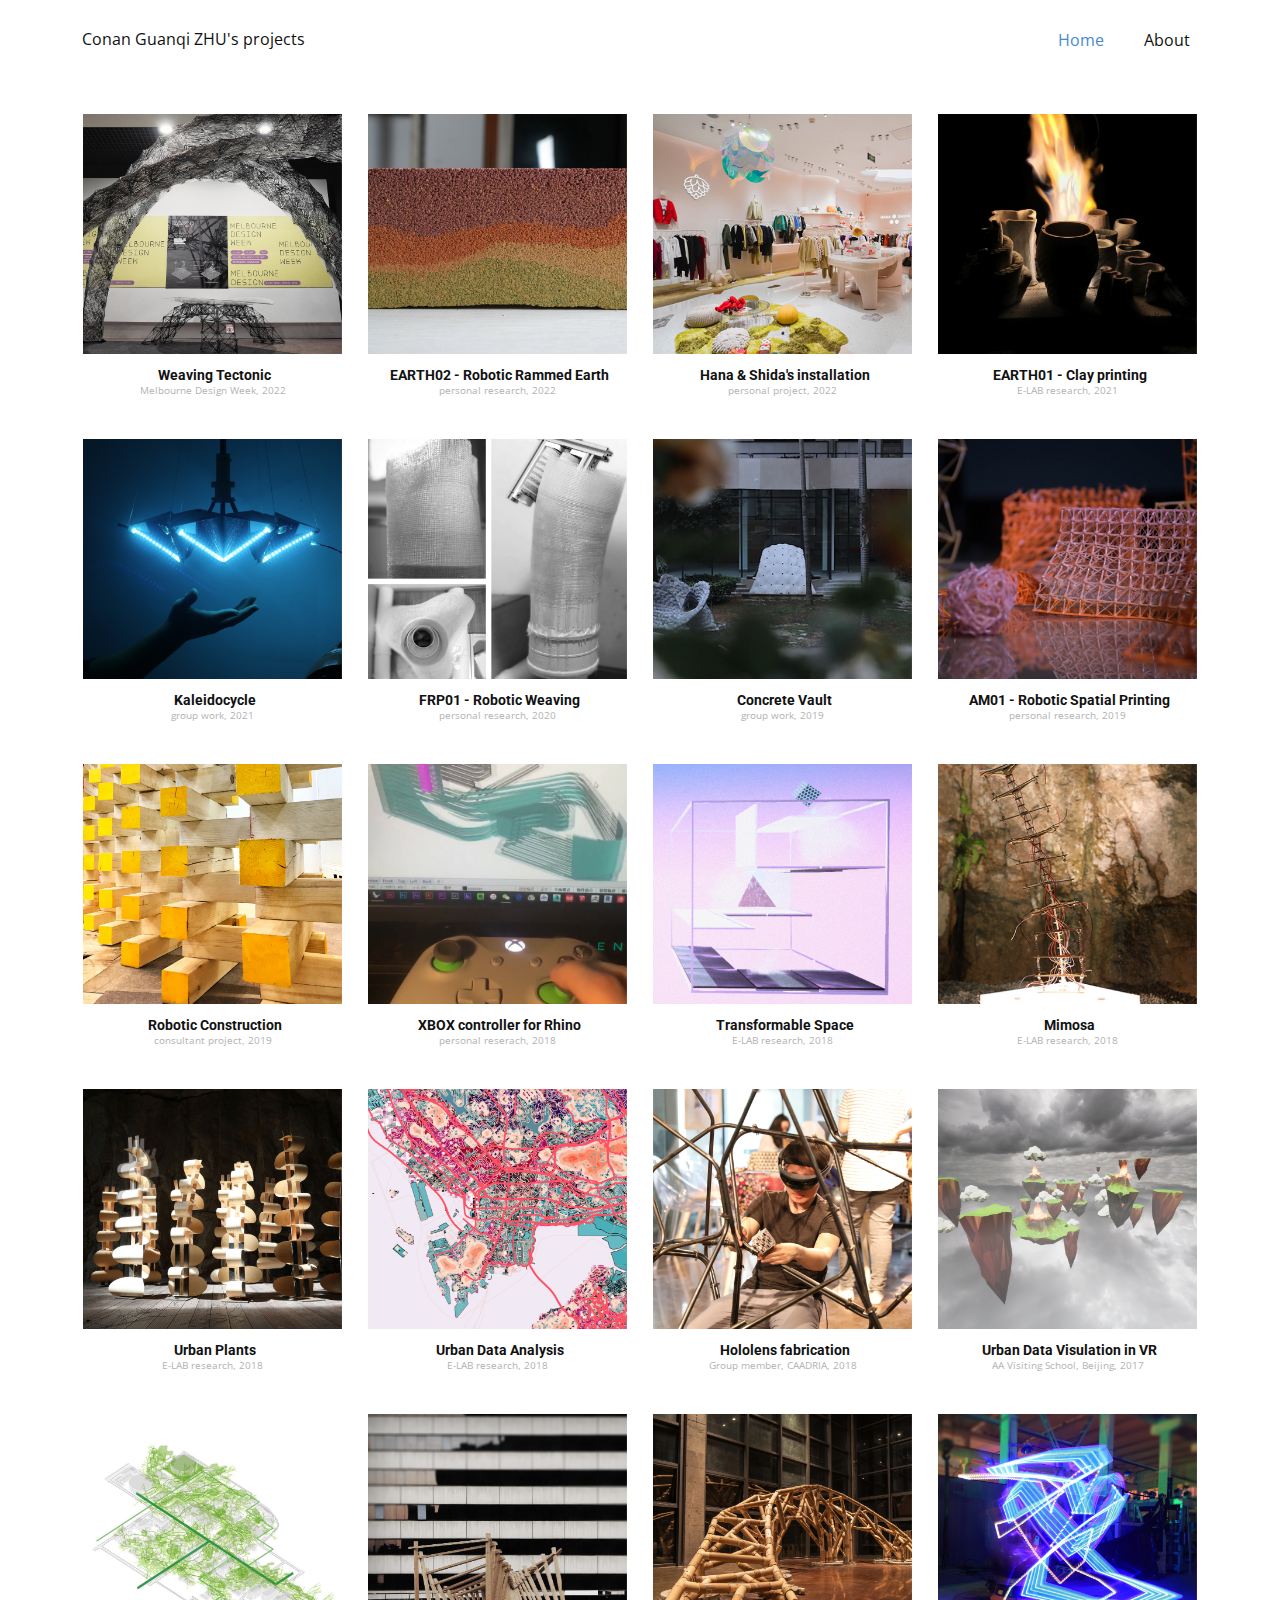
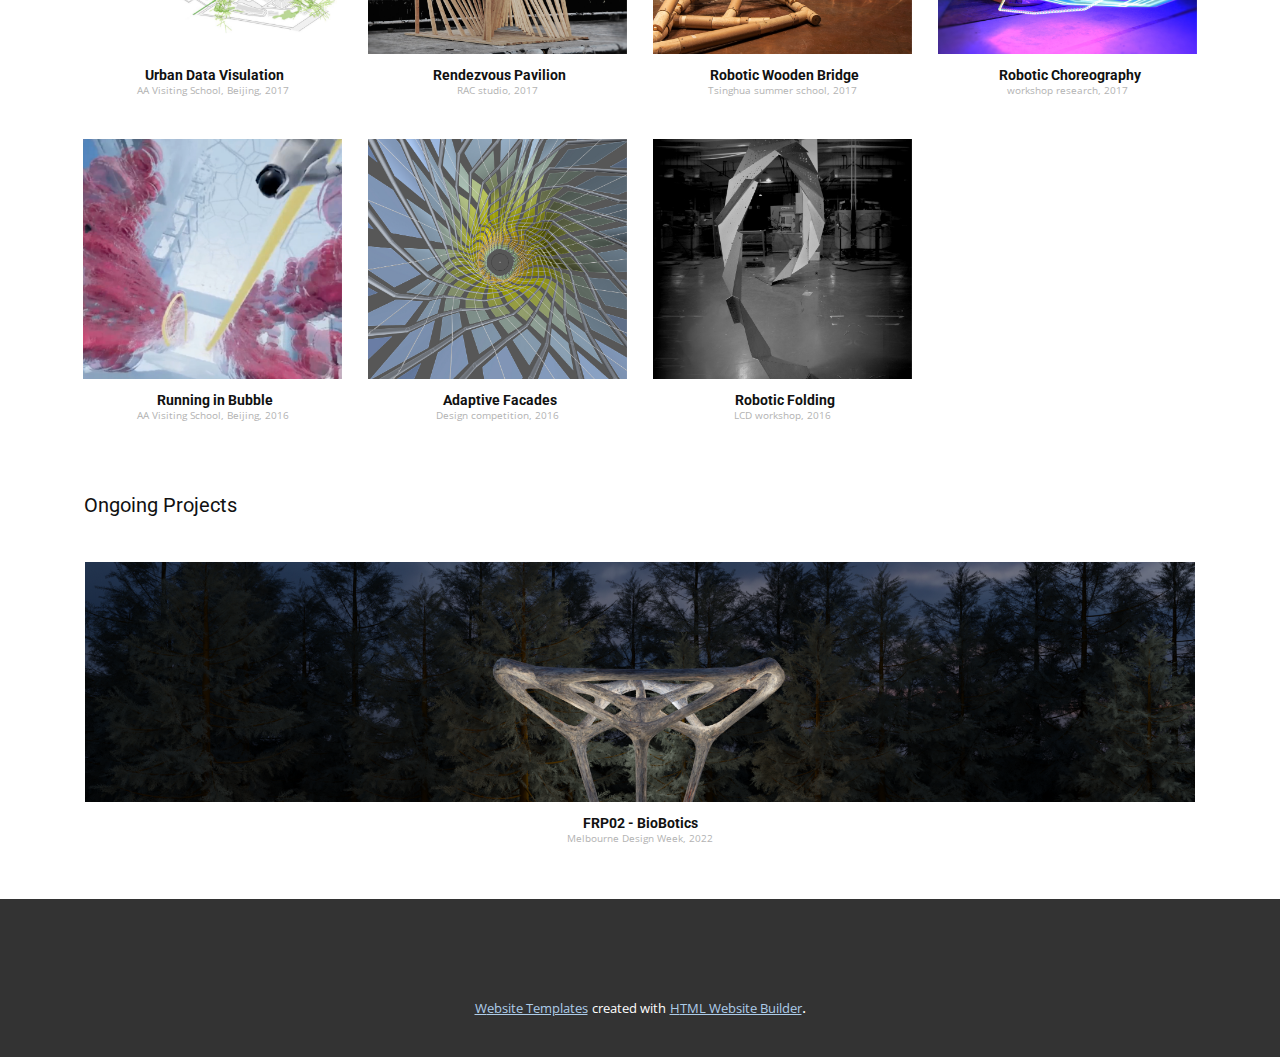
<file: index.html>
<!DOCTYPE html>
<html style="font-size: 16px;" lang="en"><head>
    <meta name="viewport" content="width=device-width, initial-scale=1.0">
    <meta charset="utf-8">
    <meta name="keywords" content="">
    <meta name="description" content="">
    <title>Home</title>
    <link rel="stylesheet" href="nicepage.css" media="screen">
<link rel="stylesheet" href="Home.css" media="screen">
    <script class="u-script" type="text/javascript" src="jquery.js" defer=""></script>
    <script class="u-script" type="text/javascript" src="nicepage.js" defer=""></script>
    <meta name="generator" content="Nicepage 5.2.4, nicepage.com">
    <link id="u-theme-google-font" rel="stylesheet" href="https://fonts.googleapis.com/css?family=Roboto:100,100i,300,300i,400,400i,500,500i,700,700i,900,900i|Open+Sans:300,300i,400,400i,500,500i,600,600i,700,700i,800,800i">
    
    
    
    
    <script type="application/ld+json">{
		"@context": "http://schema.org",
		"@type": "Organization",
		"name": "ArchiTech"
}</script>
    <meta name="theme-color" content="#478ac9">
    <meta property="og:title" content="Home">
    <meta property="og:type" content="website">
  </head>
  <body data-home-page="Home.html" data-home-page-title="Home" class="u-body u-xl-mode" data-lang="en"><header class="u-clearfix u-header u-header" id="sec-3cb5"><div class="u-clearfix u-sheet u-sheet-1">
        <nav class="u-menu u-menu-one-level u-offcanvas u-menu-1">
          <div class="menu-collapse" style="font-size: 1rem; letter-spacing: 0px;">
            <a class="u-button-style u-custom-left-right-menu-spacing u-custom-padding-bottom u-custom-top-bottom-menu-spacing u-nav-link u-text-active-palette-1-base u-text-hover-palette-2-base" href="#">
              <svg class="u-svg-link" viewBox="0 0 24 24"><use xmlns:xlink="http://www.w3.org/1999/xlink" xlink:href="#menu-hamburger"></use></svg>
              <svg class="u-svg-content" version="1.1" id="menu-hamburger" viewBox="0 0 16 16" x="0px" y="0px" xmlns:xlink="http://www.w3.org/1999/xlink" xmlns="http://www.w3.org/2000/svg"><g><rect y="1" width="16" height="2"></rect><rect y="7" width="16" height="2"></rect><rect y="13" width="16" height="2"></rect>
</g></svg>
            </a>
          </div>
          <div class="u-custom-menu u-nav-container">
            <ul class="u-nav u-unstyled u-nav-1"><li class="u-nav-item"><a class="u-button-style u-nav-link u-text-active-palette-1-base u-text-hover-palette-2-base" href="Home.html" style="padding: 10px 20px;">Home</a>
</li><li class="u-nav-item"><a class="u-button-style u-nav-link u-text-active-palette-1-base u-text-hover-palette-2-base" href="about.html" style="padding: 10px 20px;">About</a>
</li></ul>
          </div>
          <div class="u-custom-menu u-nav-container-collapse">
            <div class="u-black u-container-style u-inner-container-layout u-opacity u-opacity-95 u-sidenav">
              <div class="u-inner-container-layout u-sidenav-overflow">
                <div class="u-menu-close"></div>
                <ul class="u-align-center u-nav u-popupmenu-items u-unstyled u-nav-2"><li class="u-nav-item"><a class="u-button-style u-nav-link" href="Home.html">Home</a>
</li><li class="u-nav-item"><a class="u-button-style u-nav-link" href="about.html">About</a>
</li></ul>
              </div>
            </div>
            <div class="u-black u-menu-overlay u-opacity u-opacity-70"></div>
          </div>
        </nav>
        <p class="u-text u-text-default u-text-1">Conan Guanqi ZHU's projects</p>
      </div></header>
    <section class="u-clearfix u-section-1" id="sec-3b15">
      <div class="u-clearfix u-sheet u-sheet-1">
        <div class="u-expanded-width u-list u-list-1">
          <div class="u-repeater u-repeater-1">
            <div class="u-align-center u-container-style u-list-item u-repeater-item u-shape-rectangle">
              <div class="u-container-layout u-similar-container u-container-layout-1">
                <img alt="" class="u-expanded-width u-image u-image-default u-image-1" data-image-width="1772" data-image-height="1772" src="images/icon23.jpg" data-href="https://nicepage.com">
                <h5 class="u-text u-text-1">Weaving Tectonic</h5>
                <p class="u-small-text u-text u-text-grey-30 u-text-variant u-text-2">Melbourne Design Week, 2022</p>
              </div>
            </div>
            <div class="u-align-center u-container-style u-list-item u-repeater-item u-shape-rectangle">
              <div class="u-container-layout u-similar-container u-container-layout-2">
                <img alt="" class="u-expanded-width u-image u-image-default u-image-2" data-image-width="1772" data-image-height="1772" src="images/icon22.jpg" data-href="https://nicepage.com">
                <h5 class="u-text u-text-3">EARTH02 - Robotic Rammed Earth</h5>
                <p class="u-small-text u-text u-text-grey-30 u-text-variant u-text-4">personal research, 2022</p>
              </div>
            </div>
            <div class="u-align-center u-container-style u-list-item u-repeater-item u-shape-rectangle">
              <div class="u-container-layout u-similar-container u-container-layout-3">
                <img alt="" class="u-expanded-width u-image u-image-default u-image-3" data-image-width="1772" data-image-height="1772" src="images/icon21.jpg" data-href="https://nicepage.com">
                <h5 class="u-text u-text-5">Hana &amp; Shida's installation</h5>
                <p class="u-small-text u-text u-text-grey-30 u-text-variant u-text-6">personal project, 2022</p>
              </div>
            </div>
            <div class="u-align-center u-container-style u-list-item u-repeater-item u-shape-rectangle">
              <div class="u-container-layout u-similar-container u-container-layout-4">
                <img alt="" class="u-expanded-width u-image u-image-default u-image-4" data-image-width="1772" data-image-height="1772" src="images/icon20.jpg" data-href="https://nicepage.com">
                <h5 class="u-text u-text-7">EARTH01 - Clay printing</h5>
                <p class="u-small-text u-text u-text-grey-30 u-text-variant u-text-8">E-LAB research, 2021</p>
              </div>
            </div>
            <div class="u-align-center u-container-style u-list-item u-repeater-item u-shape-rectangle">
              <div class="u-container-layout u-similar-container u-container-layout-5">
                <img alt="" class="u-expanded-width u-image u-image-default u-image-5" data-image-width="1772" data-image-height="1772" src="images/icon19.jpg" data-href="https://nicepage.com">
                <h5 class="u-text u-text-9"> Kaleidocycle</h5>
                <p class="u-small-text u-text u-text-grey-30 u-text-variant u-text-10">group work, 2021</p>
              </div>
            </div>
            <div class="u-align-center u-container-style u-list-item u-repeater-item u-shape-rectangle">
              <div class="u-container-layout u-similar-container u-container-layout-6">
                <img alt="" class="u-expanded-width u-image u-image-default u-image-6" data-image-width="1772" data-image-height="1772" src="images/icon18.jpg" data-href="https://nicepage.com">
                <h5 class="u-text u-text-11">FRP01 - Robotic Weaving</h5>
                <p class="u-small-text u-text u-text-grey-30 u-text-variant u-text-12">personal research, 2020</p>
              </div>
            </div>
            <div class="u-align-center u-container-style u-list-item u-repeater-item u-shape-rectangle">
              <div class="u-container-layout u-similar-container u-container-layout-7">
                <img alt="" class="u-expanded-width u-image u-image-default u-image-7" data-image-width="1772" data-image-height="1772" src="images/icon17.jpg" data-href="https://nicepage.com">
                <h5 class="u-text u-text-13">Concrete Vault</h5>
                <p class="u-small-text u-text u-text-grey-30 u-text-variant u-text-14">group work, 2019</p>
              </div>
            </div>
            <div class="u-align-center u-container-style u-list-item u-repeater-item u-shape-rectangle">
              <div class="u-container-layout u-similar-container u-container-layout-8">
                <img alt="" class="u-expanded-width u-image u-image-default u-image-8" data-image-width="1772" data-image-height="1772" src="images/icon16.jpg" data-href="https://nicepage.com">
                <h5 class="u-text u-text-15">AM01 - Robotic Spatial Printing</h5>
                <p class="u-small-text u-text u-text-grey-30 u-text-variant u-text-16">personal research, 2019</p>
              </div>
            </div>
            <div class="u-align-center u-container-style u-list-item u-repeater-item u-shape-rectangle">
              <div class="u-container-layout u-similar-container u-container-layout-9">
                <img alt="" class="u-expanded-width u-image u-image-default u-image-9" data-image-width="1772" data-image-height="1772" src="images/icon151.jpg" data-href="https://nicepage.com">
                <h5 class="u-text u-text-17">Robotic Construction</h5>
                <p class="u-small-text u-text u-text-grey-30 u-text-variant u-text-18">consultant project, 2019</p>
              </div>
            </div>
            <div class="u-align-center u-container-style u-list-item u-repeater-item u-shape-rectangle">
              <div class="u-container-layout u-similar-container u-container-layout-10">
                <img alt="" class="u-expanded-width u-image u-image-default u-image-10" data-image-width="1772" data-image-height="1772" src="images/icon14-1.jpg" data-href="https://nicepage.com">
                <h5 class="u-text u-text-19">XBOX controller for Rhino</h5>
                <p class="u-small-text u-text u-text-grey-30 u-text-variant u-text-20">personal reserach, 2018</p>
              </div>
            </div>
            <div class="u-align-center u-container-style u-list-item u-repeater-item u-shape-rectangle">
              <div class="u-container-layout u-similar-container u-container-layout-11">
                <img alt="" class="u-expanded-width u-image u-image-default u-image-11" data-image-width="1772" data-image-height="1772" src="images/icon11-1.jpg" data-href="https://nicepage.com">
                <h5 class="u-text u-text-21">Transformable Space</h5>
                <p class="u-small-text u-text u-text-grey-30 u-text-variant u-text-22">E-LAB research, 2018</p>
              </div>
            </div>
            <div class="u-align-center u-container-style u-list-item u-repeater-item u-shape-rectangle">
              <div class="u-container-layout u-similar-container u-container-layout-12">
                <img alt="" class="u-expanded-width u-image u-image-default u-image-12" data-image-width="1772" data-image-height="1772" src="images/icon12.jpg" data-href="https://www.youtube.com/watch?v=kWmCGjry7tM&amp;ab_channel=GUANCIZHU" data-target="_blank">
                <h5 class="u-text u-text-23"> Mimosa</h5>
                <p class="u-small-text u-text u-text-grey-30 u-text-variant u-text-24">E-LAB research, 2018<br>
                </p>
              </div>
            </div>
            <div class="u-align-center u-container-style u-list-item u-repeater-item u-shape-rectangle">
              <div class="u-container-layout u-similar-container u-container-layout-13">
                <img alt="" class="u-expanded-width u-image u-image-default u-image-13" data-image-width="1772" data-image-height="1772" src="images/icon13.jpg" data-href="https://www.youtube.com/watch?v=E-ja1W9OnGA&amp;ab_channel=GUANCIZHU" data-target="_blank">
                <h5 class="u-text u-text-25">Urban Plants</h5>
                <p class="u-small-text u-text u-text-grey-30 u-text-variant u-text-26">E-LAB research, 2018</p>
              </div>
            </div>
            <div class="u-align-center u-container-style u-list-item u-repeater-item u-shape-rectangle">
              <div class="u-container-layout u-similar-container u-container-layout-14">
                <img alt="" class="u-expanded-width u-image u-image-default u-image-14" data-image-width="1772" data-image-height="1772" src="images/icon10.jpg" data-href="https://nicepage.com">
                <h5 class="u-text u-text-27">Urban Data Analysis</h5>
                <p class="u-small-text u-text u-text-grey-30 u-text-variant u-text-28">E-LAB research, 2018<br>
                </p>
              </div>
            </div>
            <div class="u-align-center u-container-style u-list-item u-repeater-item u-shape-rectangle">
              <div class="u-container-layout u-similar-container u-container-layout-15">
                <img alt="" class="u-expanded-width u-image u-image-default u-image-15" data-image-width="1772" data-image-height="1772" src="images/icon9.jpg" data-href="https://nicepage.com">
                <h5 class="u-text u-text-29">Hololens fabrication</h5>
                <p class="u-small-text u-text u-text-grey-30 u-text-variant u-text-30">Group member, CAADRIA, 2018</p>
              </div>
            </div>
            <div class="u-align-center u-container-style u-list-item u-repeater-item u-shape-rectangle">
              <div class="u-container-layout u-similar-container u-container-layout-16">
                <img alt="" class="u-expanded-width u-image u-image-default u-image-16" data-image-width="1772" data-image-height="1772" src="images/icon8.jpg" data-href="https://www.youtube.com/watch?v=pFP11igDY30&amp;ab_channel=GUANCIZHU" data-target="_blank">
                <h5 class="u-text u-text-31"> Urban Data Visulation in VR</h5>
                <p class="u-small-text u-text u-text-grey-30 u-text-variant u-text-32"> AA Visiting School, Beijing, 2017</p>
              </div>
            </div>
            <div class="u-align-center u-container-style u-list-item u-repeater-item u-shape-rectangle">
              <div class="u-container-layout u-similar-container u-container-layout-17">
                <img alt="" class="u-expanded-width u-image u-image-default u-image-17" data-image-width="1772" data-image-height="1772" src="images/icon7.jpg" data-href="https://nicepage.com">
                <h5 class="u-text u-text-33">Urban Data Visulation</h5>
                <p class="u-small-text u-text u-text-grey-30 u-text-variant u-text-34"> AA Visiting School, Beijing, 2017</p>
              </div>
            </div>
            <div class="u-align-center u-container-style u-list-item u-repeater-item u-shape-rectangle">
              <div class="u-container-layout u-similar-container u-container-layout-18">
                <img alt="" class="u-expanded-width u-image u-image-default u-image-18" data-image-width="1772" data-image-height="1772" src="images/icon6.jpg" data-href="https://www.youtube.com/watch?v=vLkP4Cybl4I&amp;ab_channel=GUANCIZHU" data-target="_blank">
                <h5 class="u-text u-text-35">Rendezvous Pavilion</h5>
                <p class="u-small-text u-text u-text-grey-30 u-text-variant u-text-36">RAC studio, 2017</p>
              </div>
            </div>
            <div class="u-align-center u-container-style u-list-item u-repeater-item u-shape-rectangle">
              <div class="u-container-layout u-similar-container u-container-layout-19">
                <img alt="" class="u-expanded-width u-image u-image-default u-image-19" data-image-width="1772" data-image-height="1772" src="images/icon5.jpg" data-href="https://www.youtube.com/watch?v=0n8QfceH_0Q&amp;ab_channel=GUANCIZHU" data-target="_blank">
                <h5 class="u-text u-text-37">Robotic Wooden Bridge</h5>
                <p class="u-small-text u-text u-text-grey-30 u-text-variant u-text-38">Tsinghua summer school, 2017</p>
              </div>
            </div>
            <div class="u-align-center u-container-style u-list-item u-repeater-item u-shape-rectangle">
              <div class="u-container-layout u-similar-container u-container-layout-20">
                <img alt="" class="u-expanded-width u-image u-image-default u-image-20" data-image-width="1772" data-image-height="1772" src="images/icon4.jpg" data-href="https://www.youtube.com/watch?v=Jp7euMGwYSE&amp;ab_channel=GUANCIZHU" data-target="_blank">
                <h5 class="u-text u-text-39">Robotic Choreography</h5>
                <p class="u-small-text u-text u-text-grey-30 u-text-variant u-text-40">workshop research, 2017</p>
              </div>
            </div>
            <div class="u-align-center u-container-style u-list-item u-repeater-item u-shape-rectangle">
              <div class="u-container-layout u-similar-container u-container-layout-21">
                <img alt="" class="u-expanded-width u-image u-image-default u-image-21" data-image-width="1772" data-image-height="1772" src="images/icon3.jpg" data-href="https://www.youtube.com/watch?v=QKCPoysesgY&amp;t=107s&amp;ab_channel=GUANCIZHU" data-target="_blank">
                <h5 class="u-text u-text-41">Running in Bubble</h5>
                <p class="u-small-text u-text u-text-grey-30 u-text-variant u-text-42">AA Visiting School, Beijing, 2016</p>
              </div>
            </div>
            <div class="u-align-center u-container-style u-list-item u-repeater-item u-shape-rectangle">
              <div class="u-container-layout u-similar-container u-container-layout-22">
                <img alt="" class="u-expanded-width u-image u-image-default u-image-22" data-image-width="1772" data-image-height="1772" src="images/icon2.jpg" data-href="https://www.youtube.com/watch?v=BuDGpijeb4U&amp;t=43s&amp;ab_channel=GUANCIZHU" data-target="_blank">
                <h5 class="u-text u-text-43">Adaptive Facades</h5>
                <p class="u-small-text u-text u-text-grey-30 u-text-variant u-text-44">Design competition, 2016<br>
                </p>
              </div>
            </div>
            <div class="u-align-center u-container-style u-list-item u-repeater-item u-shape-rectangle">
              <div class="u-container-layout u-similar-container u-container-layout-23">
                <img alt="" class="u-expanded-width u-image u-image-default u-image-23" data-image-width="1772" data-image-height="1772" src="images/icon.jpg" data-href="https://www.youtube.com/watch?v=xac10VUmvC4&amp;ab_channel=GUANCIZHU" data-target="_blank">
                <h5 class="u-text u-text-45">Robotic Folding</h5>
                <p class="u-small-text u-text u-text-grey-30 u-text-variant u-text-46">LCD workshop, 2016</p>
              </div>
            </div>
          </div>
        </div>
      </div>
    </section>
    <section class="u-clearfix u-section-2" id="carousel_d0bc">
      <div class="u-clearfix u-sheet u-sheet-1">
        <h5 class="u-text u-text-default u-text-1">Ongoing Projects</h5>
      </div>
    </section>
    <section class="u-clearfix u-section-3" id="carousel_98f8">
      <div class="u-clearfix u-sheet u-sheet-1">
        <div class="u-expanded-width u-list u-list-1">
          <div class="u-repeater u-repeater-1">
            <div class="u-align-center u-container-style u-list-item u-repeater-item u-shape-rectangle">
              <div class="u-container-layout u-similar-container u-container-layout-1">
                <img alt="" class="u-expanded-width u-image u-image-default u-image-1" data-image-width="2000" data-image-height="1000" src="images/untitled.png">
                <h5 class="u-text u-text-1">FRP02 - BioBotics</h5>
                <p class="u-small-text u-text u-text-grey-30 u-text-variant u-text-2">Melbourne Design Week, 2022</p>
              </div>
            </div>
          </div>
        </div>
      </div>
    </section>
    
    
    <footer class="u-align-center u-clearfix u-footer u-grey-80 u-footer" id="sec-a0e1"><div class="u-clearfix u-sheet u-sheet-1"></div></footer>
    <section class="u-backlink u-clearfix u-grey-80">
      <a class="u-link" href="https://nicepage.com/website-templates" target="_blank">
        <span>Website Templates</span>
      </a>
      <p class="u-text">
        <span>created with</span>
      </p>
      <a class="u-link" href="https://nicepage.com/html-website-builder" target="_blank">
        <span>HTML Website Builder</span>
      </a>. 
    </section>
  
</body></html>
</file>
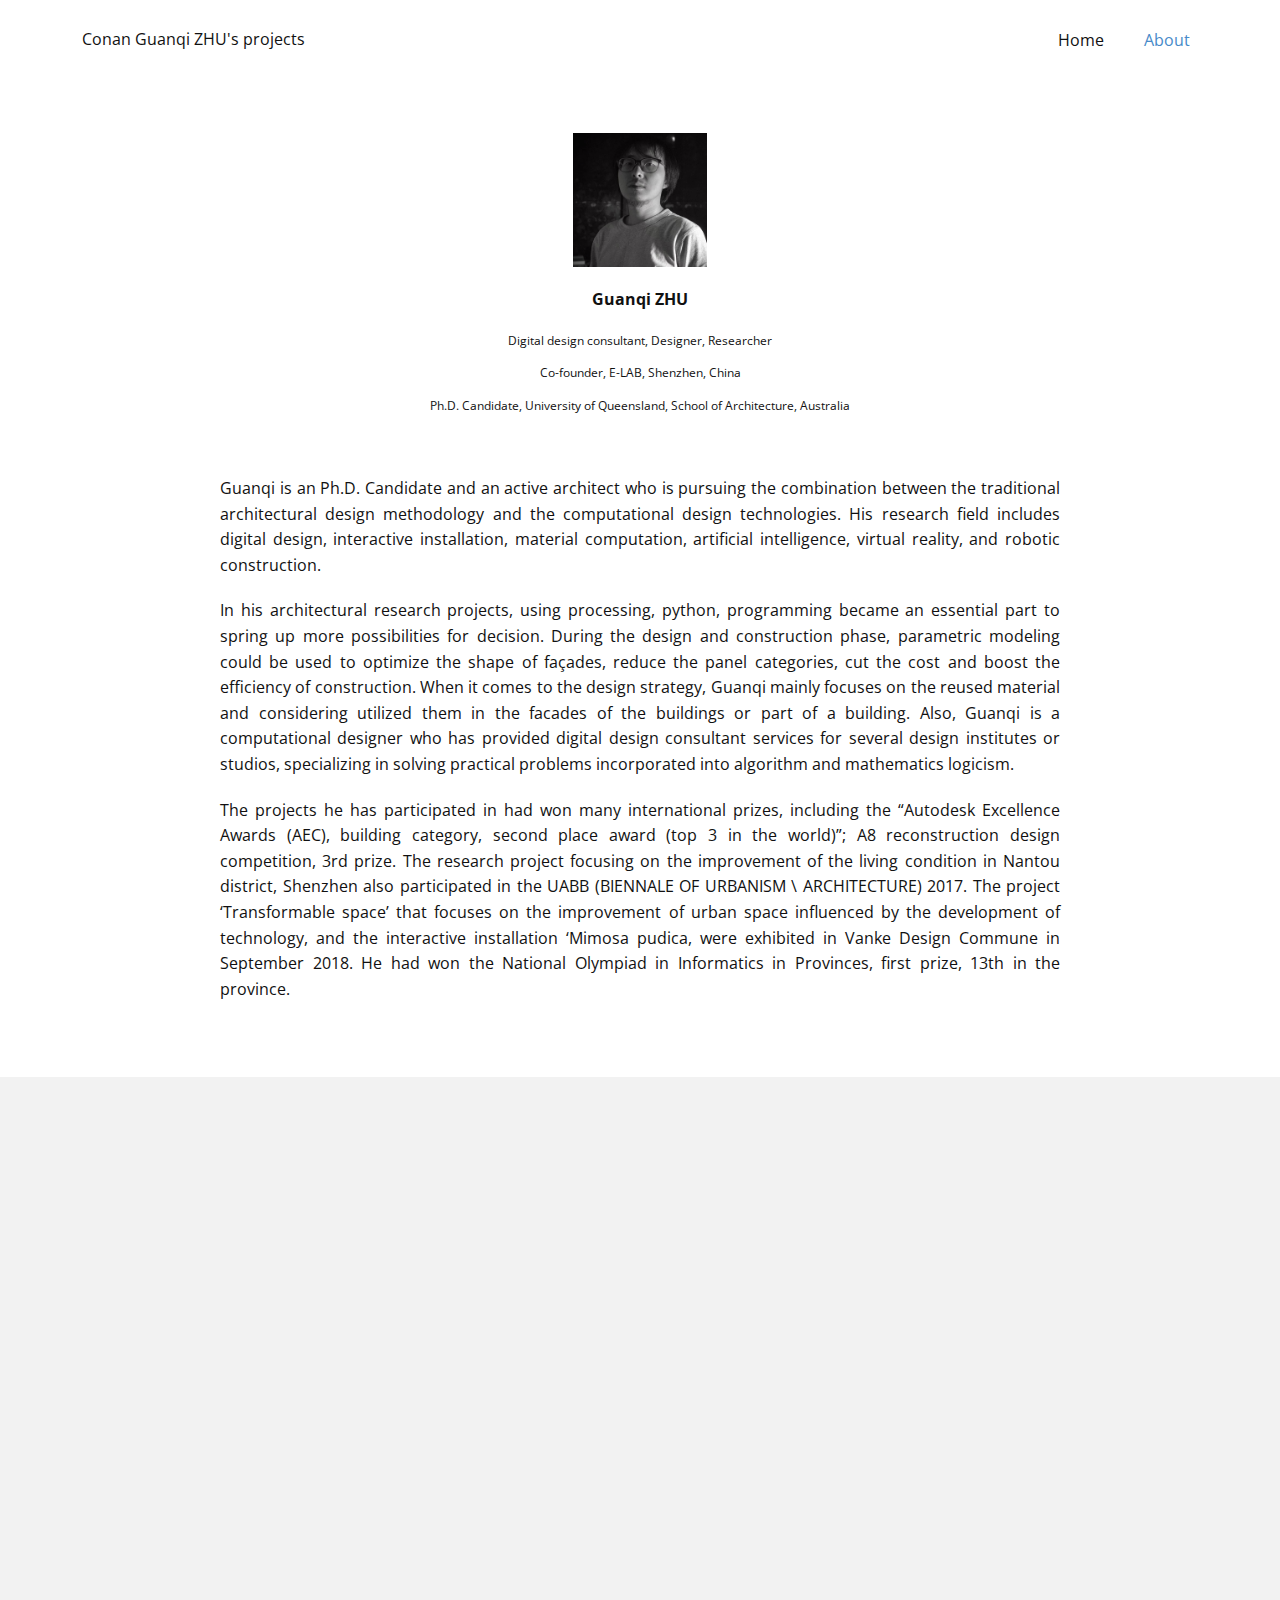
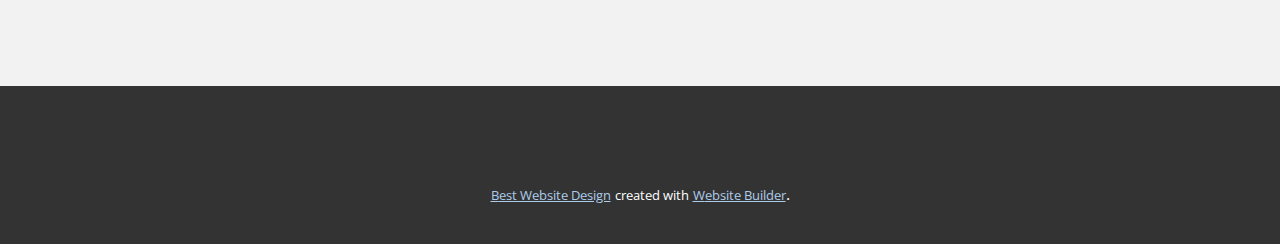
<file: about.html>
<!DOCTYPE html>
<html style="font-size: 16px;" lang="en"><head>
    <meta name="viewport" content="width=device-width, initial-scale=1.0">
    <meta charset="utf-8">
    <meta name="keywords" content="">
    <meta name="description" content="">
    <title>about</title>
    <link rel="stylesheet" href="nicepage.css" media="screen">
<link rel="stylesheet" href="about.css" media="screen">
    <script class="u-script" type="text/javascript" src="jquery.js" defer=""></script>
    <script class="u-script" type="text/javascript" src="nicepage.js" defer=""></script>
    <meta name="generator" content="Nicepage 5.2.4, nicepage.com">
    <link id="u-theme-google-font" rel="stylesheet" href="https://fonts.googleapis.com/css?family=Roboto:100,100i,300,300i,400,400i,500,500i,700,700i,900,900i|Open+Sans:300,300i,400,400i,500,500i,600,600i,700,700i,800,800i">
    
    
    
    <script type="application/ld+json">{
		"@context": "http://schema.org",
		"@type": "Organization",
		"name": "ArchiTech"
}</script>
    <meta name="theme-color" content="#478ac9">
    <meta property="og:title" content="about">
    <meta property="og:type" content="website">
  </head>
  <body class="u-body u-xl-mode" data-lang="en"><header class="u-clearfix u-header u-header" id="sec-3cb5"><div class="u-clearfix u-sheet u-sheet-1">
        <nav class="u-menu u-menu-one-level u-offcanvas u-menu-1">
          <div class="menu-collapse" style="font-size: 1rem; letter-spacing: 0px;">
            <a class="u-button-style u-custom-left-right-menu-spacing u-custom-padding-bottom u-custom-top-bottom-menu-spacing u-nav-link u-text-active-palette-1-base u-text-hover-palette-2-base" href="#">
              <svg class="u-svg-link" viewBox="0 0 24 24"><use xmlns:xlink="http://www.w3.org/1999/xlink" xlink:href="#menu-hamburger"></use></svg>
              <svg class="u-svg-content" version="1.1" id="menu-hamburger" viewBox="0 0 16 16" x="0px" y="0px" xmlns:xlink="http://www.w3.org/1999/xlink" xmlns="http://www.w3.org/2000/svg"><g><rect y="1" width="16" height="2"></rect><rect y="7" width="16" height="2"></rect><rect y="13" width="16" height="2"></rect>
</g></svg>
            </a>
          </div>
          <div class="u-custom-menu u-nav-container">
            <ul class="u-nav u-unstyled u-nav-1"><li class="u-nav-item"><a class="u-button-style u-nav-link u-text-active-palette-1-base u-text-hover-palette-2-base" href="Home.html" style="padding: 10px 20px;">Home</a>
</li><li class="u-nav-item"><a class="u-button-style u-nav-link u-text-active-palette-1-base u-text-hover-palette-2-base" href="about.html" style="padding: 10px 20px;">About</a>
</li></ul>
          </div>
          <div class="u-custom-menu u-nav-container-collapse">
            <div class="u-black u-container-style u-inner-container-layout u-opacity u-opacity-95 u-sidenav">
              <div class="u-inner-container-layout u-sidenav-overflow">
                <div class="u-menu-close"></div>
                <ul class="u-align-center u-nav u-popupmenu-items u-unstyled u-nav-2"><li class="u-nav-item"><a class="u-button-style u-nav-link" href="Home.html">Home</a>
</li><li class="u-nav-item"><a class="u-button-style u-nav-link" href="about.html">About</a>
</li></ul>
              </div>
            </div>
            <div class="u-black u-menu-overlay u-opacity u-opacity-70"></div>
          </div>
        </nav>
        <p class="u-text u-text-default u-text-1">Conan Guanqi ZHU's projects</p>
      </div></header>
    <section class="u-clearfix u-section-1" id="sec-bedc">
      <div class="u-clearfix u-sheet u-sheet-1">
        <div class="fr-view u-align-center u-clearfix u-rich-text u-text u-text-1">
          <h1 style="text-align: center; line-height: 0.28;">
            <img src="images/2.jpg" align="center" style="width: 134px;" class="fr-dib fr-fic" width="420">
          </h1>
          <p id="isPasted" style="text-align: center;">
            <span style="font-weight: 700;">Guanqi ZHU</span>
          </p>
          <p style="text-align: center; line-height: 0.79;">
            <span style="font-size: 0.75rem;">Digital design consultant, Designer, Researcher</span>
          </p>
          <p style="text-align: center; line-height: 0.79;">
            <span style="font-size: 0.75rem;">Co-founder, E-LAB, Shenzhen, China</span>
          </p>
          <p style="text-align: center; line-height: 0.79;">
            <span style="font-size: 0.75rem;">Ph.D. Candidate, University of Queensland, School of Architecture, Australia</span>
          </p>
          <p style="text-align: justify;">
            <br>
          </p>
          <p style="text-align: justify;">Guanqi is an Ph.D. Candidate and an active architect who is pursuing the combination between the traditional architectural design methodology and the computational design technologies. His research field includes digital design, interactive installation, material computation, artificial intelligence, virtual reality, and robotic construction.</p>
          <p style="text-align: justify;">In his architectural research projects, using processing, python, programming became an essential part to spring up more possibilities for decision. During the design and construction phase, parametric modeling could be used to optimize the shape of façades, reduce the panel categories, cut the cost and boost the efficiency of construction. When it comes to the design strategy, Guanqi mainly focuses on the reused material and considering utilized them in the facades of the buildings or part of a building. Also, Guanqi is a computational designer who has provided digital design consultant services for several design institutes or studios, specializing in solving practical problems incorporated into algorithm and mathematics logicism.</p>
          <p style="text-align: justify;">The projects he has participated in had won many international prizes, including the “Autodesk Excellence Awards (AEC), building category, second place award (top 3 in the world)”; A8 reconstruction design competition, 3rd prize. The research project focusing on the improvement of the living condition in Nantou district, Shenzhen also participated in the UABB (BIENNALE OF URBANISM \ ARCHITECTURE) 2017. The project ‘Transformable space’ that focuses on the improvement of urban space influenced by the development of technology, and the interactive installation ‘Mimosa pudica, were exhibited in Vanke Design Commune in September 2018. He had won the National Olympiad in Informatics in Provinces, first prize, 13th in the province.</p>
        </div>
      </div>
    </section>
    <section class="u-align-center u-clearfix u-grey-5 u-section-2" id="carousel_bde4">
      <div class="u-clearfix u-sheet u-sheet-1"></div>
    </section>
    
    
    <footer class="u-align-center u-clearfix u-footer u-grey-80 u-footer" id="sec-a0e1"><div class="u-clearfix u-sheet u-sheet-1"></div></footer>
    <section class="u-backlink u-clearfix u-grey-80">
      <a class="u-link" href="https://nicepage.com/website-design" target="_blank">
        <span>Best Website Design</span>
      </a>
      <p class="u-text">
        <span>created with</span>
      </p>
      <a class="u-link" href="https://nicepage.one" target="_blank">
        <span>Website Builder</span>
      </a>. 
    </section>
  
</body></html>
</file>
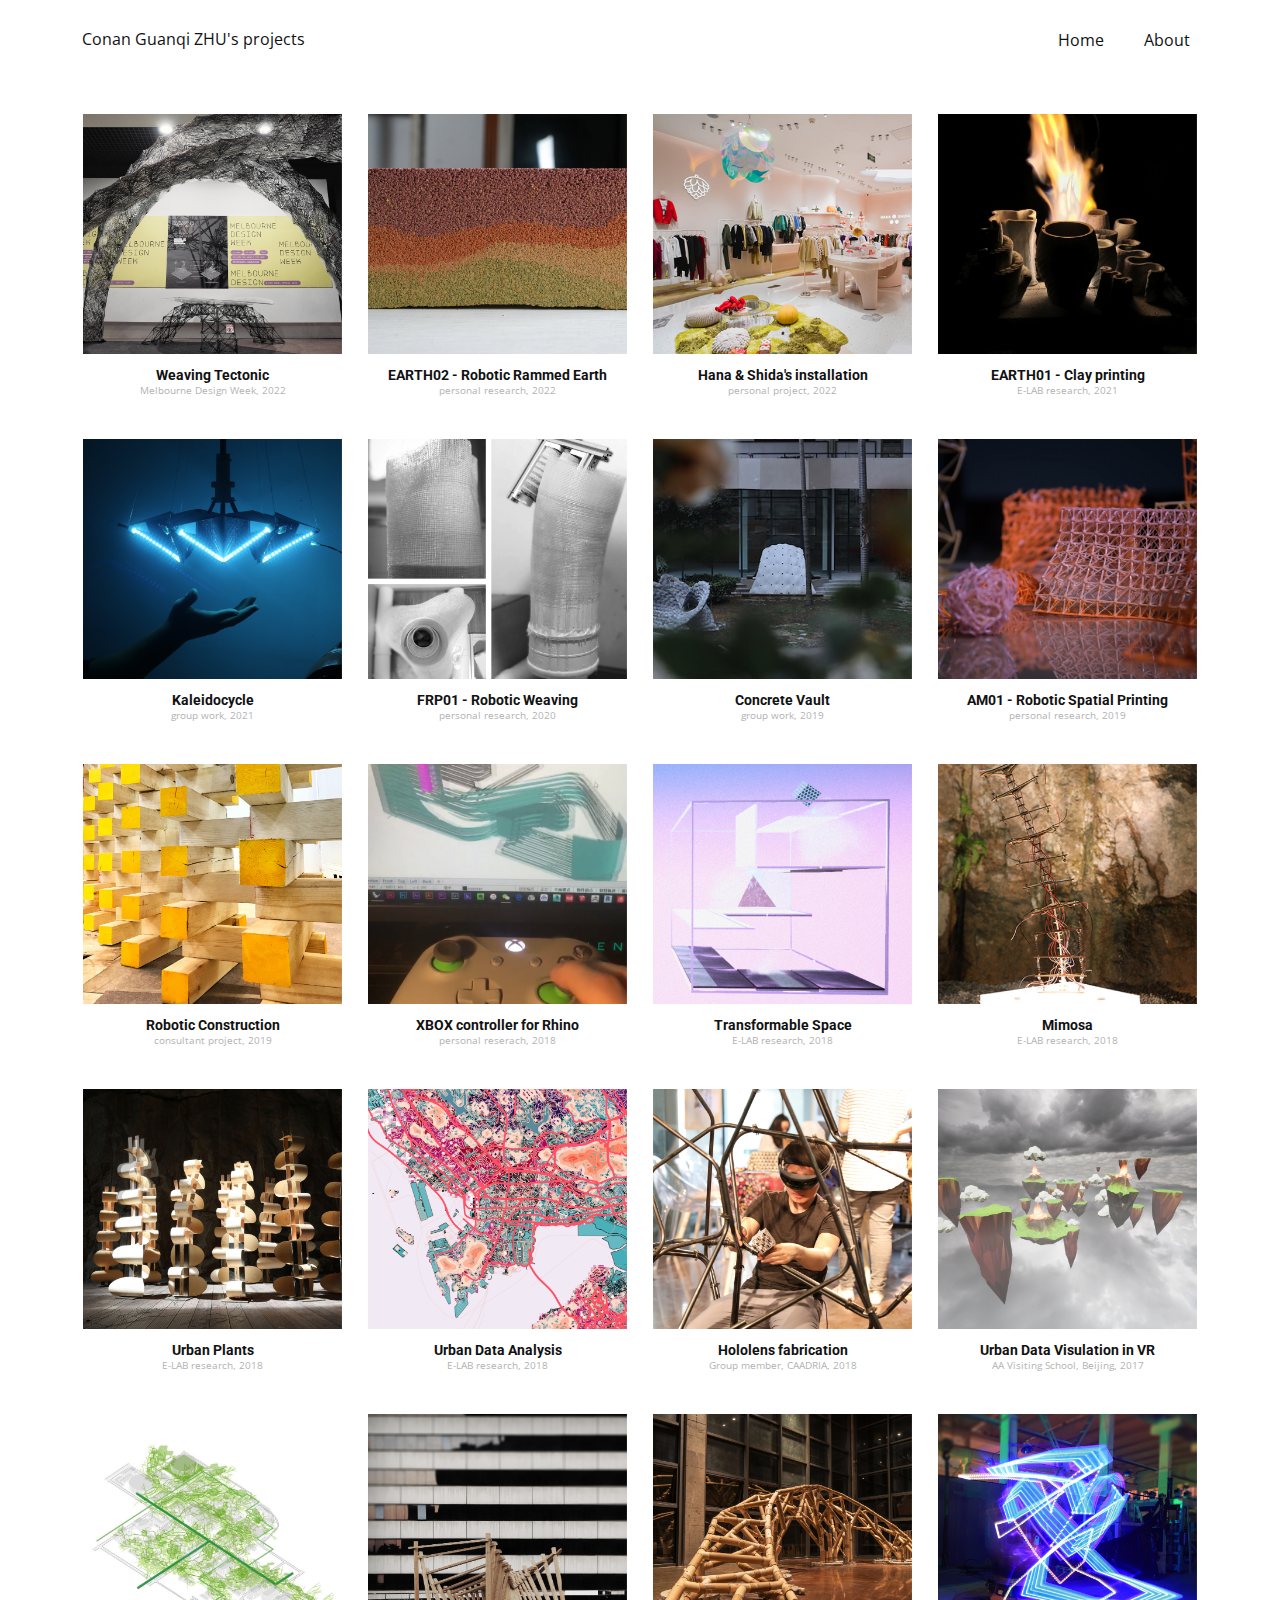
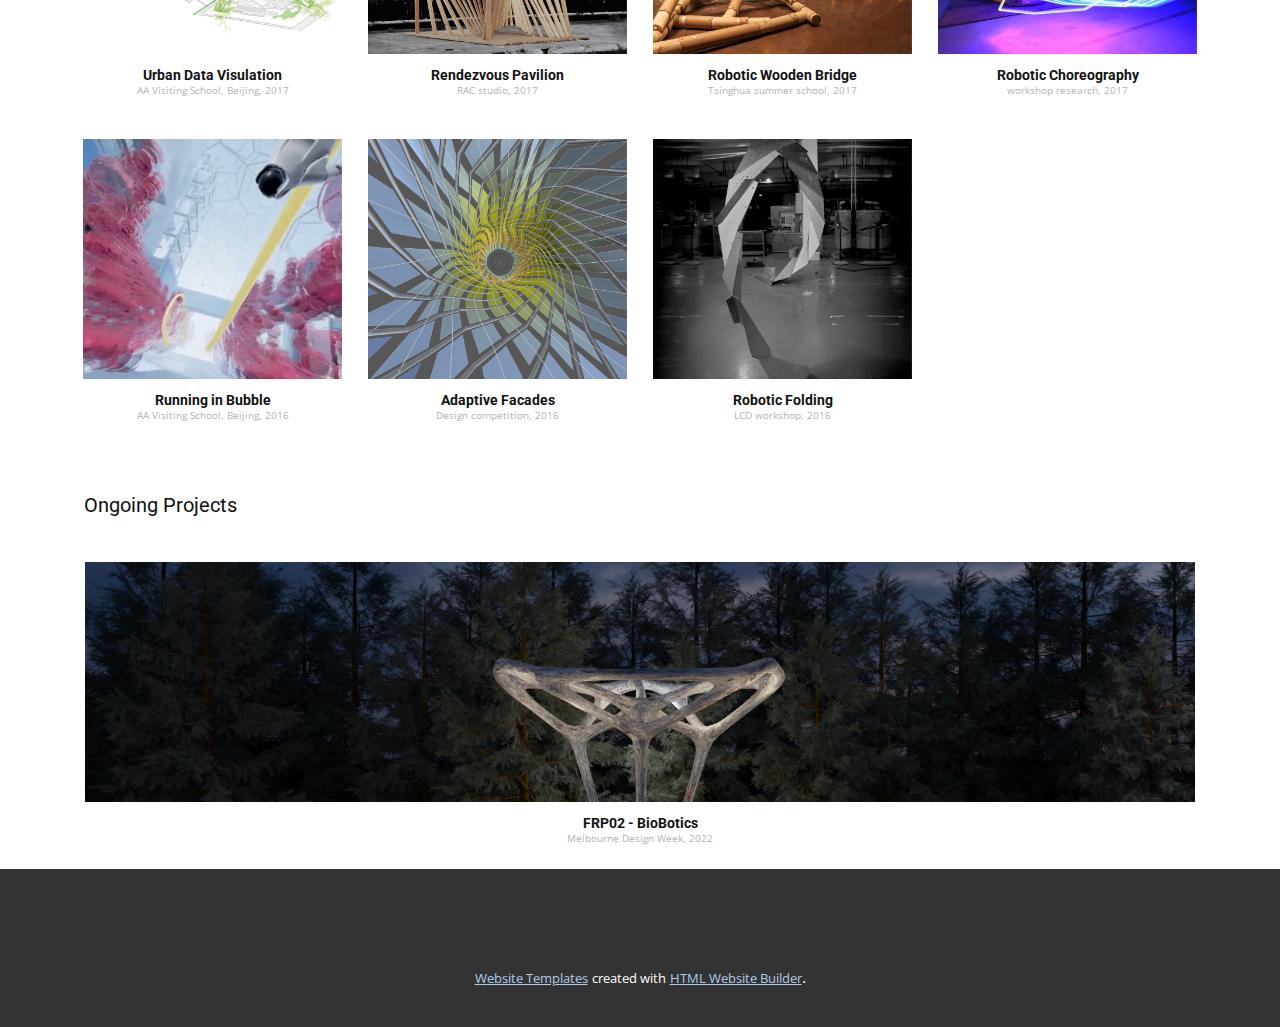
<file: Copy-of-Home.html>
<!DOCTYPE html>
<html style="font-size: 16px;" lang="en"><head>
    <meta name="viewport" content="width=device-width, initial-scale=1.0">
    <meta charset="utf-8">
    <meta name="keywords" content="">
    <meta name="description" content="">
    <title>Copy of Home</title>
    <link rel="stylesheet" href="nicepage.css" media="screen">
<link rel="stylesheet" href="Copy-of-Home.css" media="screen">
    <script class="u-script" type="text/javascript" src="jquery.js" defer=""></script>
    <script class="u-script" type="text/javascript" src="nicepage.js" defer=""></script>
    <meta name="generator" content="Nicepage 5.2.4, nicepage.com">
    <link id="u-theme-google-font" rel="stylesheet" href="https://fonts.googleapis.com/css?family=Roboto:100,100i,300,300i,400,400i,500,500i,700,700i,900,900i|Open+Sans:300,300i,400,400i,500,500i,600,600i,700,700i,800,800i">
    
    
    
    
    <script type="application/ld+json">{
		"@context": "http://schema.org",
		"@type": "Organization",
		"name": "ArchiTech"
}</script>
    <meta name="theme-color" content="#478ac9">
    <meta property="og:title" content="Copy of Home">
    <meta property="og:type" content="website">
  </head>
  <body class="u-body u-xl-mode" data-lang="en"><header class="u-clearfix u-header u-header" id="sec-3cb5"><div class="u-clearfix u-sheet u-sheet-1">
        <nav class="u-menu u-menu-one-level u-offcanvas u-menu-1">
          <div class="menu-collapse" style="font-size: 1rem; letter-spacing: 0px;">
            <a class="u-button-style u-custom-left-right-menu-spacing u-custom-padding-bottom u-custom-top-bottom-menu-spacing u-nav-link u-text-active-palette-1-base u-text-hover-palette-2-base" href="#">
              <svg class="u-svg-link" viewBox="0 0 24 24"><use xmlns:xlink="http://www.w3.org/1999/xlink" xlink:href="#menu-hamburger"></use></svg>
              <svg class="u-svg-content" version="1.1" id="menu-hamburger" viewBox="0 0 16 16" x="0px" y="0px" xmlns:xlink="http://www.w3.org/1999/xlink" xmlns="http://www.w3.org/2000/svg"><g><rect y="1" width="16" height="2"></rect><rect y="7" width="16" height="2"></rect><rect y="13" width="16" height="2"></rect>
</g></svg>
            </a>
          </div>
          <div class="u-custom-menu u-nav-container">
            <ul class="u-nav u-unstyled u-nav-1"><li class="u-nav-item"><a class="u-button-style u-nav-link u-text-active-palette-1-base u-text-hover-palette-2-base" href="Home.html" style="padding: 10px 20px;">Home</a>
</li><li class="u-nav-item"><a class="u-button-style u-nav-link u-text-active-palette-1-base u-text-hover-palette-2-base" href="about.html" style="padding: 10px 20px;">About</a>
</li></ul>
          </div>
          <div class="u-custom-menu u-nav-container-collapse">
            <div class="u-black u-container-style u-inner-container-layout u-opacity u-opacity-95 u-sidenav">
              <div class="u-inner-container-layout u-sidenav-overflow">
                <div class="u-menu-close"></div>
                <ul class="u-align-center u-nav u-popupmenu-items u-unstyled u-nav-2"><li class="u-nav-item"><a class="u-button-style u-nav-link" href="Home.html">Home</a>
</li><li class="u-nav-item"><a class="u-button-style u-nav-link" href="about.html">About</a>
</li></ul>
              </div>
            </div>
            <div class="u-black u-menu-overlay u-opacity u-opacity-70"></div>
          </div>
        </nav>
        <p class="u-text u-text-default u-text-1">Conan Guanqi ZHU's projects</p>
      </div></header>
    <section class="u-clearfix u-section-1" id="sec-3b15">
      <div class="u-clearfix u-sheet u-sheet-1">
        <div class="u-expanded-width u-list u-list-1">
          <div class="u-repeater u-repeater-1">
            <div class="u-align-center u-container-style u-list-item u-repeater-item u-shape-rectangle">
              <div class="u-container-layout u-similar-container u-container-layout-1">
                <img alt="" class="u-expanded-width u-image u-image-default u-image-1" data-image-width="1772" data-image-height="1772" src="images/icon23.jpg" data-href="https://nicepage.com">
                <h5 class="u-text u-text-1">Weaving Tectonic</h5>
                <p class="u-small-text u-text u-text-grey-30 u-text-variant u-text-2">Melbourne Design Week, 2022</p>
              </div>
            </div>
            <div class="u-align-center u-container-style u-list-item u-repeater-item u-shape-rectangle">
              <div class="u-container-layout u-similar-container u-container-layout-2">
                <img alt="" class="u-expanded-width u-image u-image-default u-image-2" data-image-width="1772" data-image-height="1772" src="images/icon22.jpg" data-href="https://nicepage.com">
                <h5 class="u-text u-text-3">EARTH02 - Robotic Rammed Earth</h5>
                <p class="u-small-text u-text u-text-grey-30 u-text-variant u-text-4">personal research, 2022</p>
              </div>
            </div>
            <div class="u-align-center u-container-style u-list-item u-repeater-item u-shape-rectangle">
              <div class="u-container-layout u-similar-container u-container-layout-3">
                <img alt="" class="u-expanded-width u-image u-image-default u-image-3" data-image-width="1772" data-image-height="1772" src="images/icon21.jpg" data-href="https://nicepage.com">
                <h5 class="u-text u-text-5">Hana &amp; Shida's installation</h5>
                <p class="u-small-text u-text u-text-grey-30 u-text-variant u-text-6">personal project, 2022</p>
              </div>
            </div>
            <div class="u-align-center u-container-style u-list-item u-repeater-item u-shape-rectangle">
              <div class="u-container-layout u-similar-container u-container-layout-4">
                <img alt="" class="u-expanded-width u-image u-image-default u-image-4" data-image-width="1772" data-image-height="1772" src="images/icon20.jpg" data-href="https://nicepage.com">
                <h5 class="u-text u-text-7">EARTH01 - Clay printing</h5>
                <p class="u-small-text u-text u-text-grey-30 u-text-variant u-text-8">E-LAB research, 2021</p>
              </div>
            </div>
            <div class="u-align-center u-container-style u-list-item u-repeater-item u-shape-rectangle">
              <div class="u-container-layout u-similar-container u-container-layout-5">
                <img alt="" class="u-expanded-width u-image u-image-default u-image-5" data-image-width="1772" data-image-height="1772" src="images/icon19.jpg" data-href="https://nicepage.com">
                <h5 class="u-text u-text-9"> Kaleidocycle</h5>
                <p class="u-small-text u-text u-text-grey-30 u-text-variant u-text-10">group work, 2021</p>
              </div>
            </div>
            <div class="u-align-center u-container-style u-list-item u-repeater-item u-shape-rectangle">
              <div class="u-container-layout u-similar-container u-container-layout-6">
                <img alt="" class="u-expanded-width u-image u-image-default u-image-6" data-image-width="1772" data-image-height="1772" src="images/icon18.jpg" data-href="https://nicepage.com">
                <h5 class="u-text u-text-11">FRP01 - Robotic Weaving</h5>
                <p class="u-small-text u-text u-text-grey-30 u-text-variant u-text-12">personal research, 2020</p>
              </div>
            </div>
            <div class="u-align-center u-container-style u-list-item u-repeater-item u-shape-rectangle">
              <div class="u-container-layout u-similar-container u-container-layout-7">
                <img alt="" class="u-expanded-width u-image u-image-default u-image-7" data-image-width="1772" data-image-height="1772" src="images/icon17.jpg" data-href="https://nicepage.com">
                <h5 class="u-text u-text-13">Concrete Vault</h5>
                <p class="u-small-text u-text u-text-grey-30 u-text-variant u-text-14">group work, 2019</p>
              </div>
            </div>
            <div class="u-align-center u-container-style u-list-item u-repeater-item u-shape-rectangle">
              <div class="u-container-layout u-similar-container u-container-layout-8">
                <img alt="" class="u-expanded-width u-image u-image-default u-image-8" data-image-width="1772" data-image-height="1772" src="images/icon16.jpg" data-href="https://nicepage.com">
                <h5 class="u-text u-text-15">AM01 - Robotic Spatial Printing</h5>
                <p class="u-small-text u-text u-text-grey-30 u-text-variant u-text-16">personal research, 2019</p>
              </div>
            </div>
            <div class="u-align-center u-container-style u-list-item u-repeater-item u-shape-rectangle">
              <div class="u-container-layout u-similar-container u-container-layout-9">
                <img alt="" class="u-expanded-width u-image u-image-default u-image-9" data-image-width="1772" data-image-height="1772" src="images/icon151.jpg" data-href="https://nicepage.com">
                <h5 class="u-text u-text-17">Robotic Construction</h5>
                <p class="u-small-text u-text u-text-grey-30 u-text-variant u-text-18">consultant project, 2019</p>
              </div>
            </div>
            <div class="u-align-center u-container-style u-list-item u-repeater-item u-shape-rectangle">
              <div class="u-container-layout u-similar-container u-container-layout-10">
                <img alt="" class="u-expanded-width u-image u-image-default u-image-10" data-image-width="1772" data-image-height="1772" src="images/icon14-1.jpg" data-href="https://nicepage.com">
                <h5 class="u-text u-text-19">XBOX controller for Rhino</h5>
                <p class="u-small-text u-text u-text-grey-30 u-text-variant u-text-20">personal reserach, 2018</p>
              </div>
            </div>
            <div class="u-align-center u-container-style u-list-item u-repeater-item u-shape-rectangle">
              <div class="u-container-layout u-similar-container u-container-layout-11">
                <img alt="" class="u-expanded-width u-image u-image-default u-image-11" data-image-width="1772" data-image-height="1772" src="images/icon11-1.jpg" data-href="https://nicepage.com">
                <h5 class="u-text u-text-21">Transformable Space</h5>
                <p class="u-small-text u-text u-text-grey-30 u-text-variant u-text-22">E-LAB research, 2018</p>
              </div>
            </div>
            <div class="u-align-center u-container-style u-list-item u-repeater-item u-shape-rectangle">
              <div class="u-container-layout u-similar-container u-container-layout-12">
                <img alt="" class="u-expanded-width u-image u-image-default u-image-12" data-image-width="1772" data-image-height="1772" src="images/icon12.jpg" data-href="https://www.youtube.com/watch?v=kWmCGjry7tM&amp;ab_channel=GUANCIZHU" data-target="_blank">
                <h5 class="u-text u-text-23"> Mimosa</h5>
                <p class="u-small-text u-text u-text-grey-30 u-text-variant u-text-24">E-LAB research, 2018<br>
                </p>
              </div>
            </div>
            <div class="u-align-center u-container-style u-list-item u-repeater-item u-shape-rectangle">
              <div class="u-container-layout u-similar-container u-container-layout-13">
                <img alt="" class="u-expanded-width u-image u-image-default u-image-13" data-image-width="1772" data-image-height="1772" src="images/icon13.jpg" data-href="https://www.youtube.com/watch?v=E-ja1W9OnGA&amp;ab_channel=GUANCIZHU" data-target="_blank">
                <h5 class="u-text u-text-25">Urban Plants</h5>
                <p class="u-small-text u-text u-text-grey-30 u-text-variant u-text-26">E-LAB research, 2018</p>
              </div>
            </div>
            <div class="u-align-center u-container-style u-list-item u-repeater-item u-shape-rectangle">
              <div class="u-container-layout u-similar-container u-container-layout-14">
                <img alt="" class="u-expanded-width u-image u-image-default u-image-14" data-image-width="1772" data-image-height="1772" src="images/icon10.jpg" data-href="https://nicepage.com">
                <h5 class="u-text u-text-27">Urban Data Analysis</h5>
                <p class="u-small-text u-text u-text-grey-30 u-text-variant u-text-28">E-LAB research, 2018<br>
                </p>
              </div>
            </div>
            <div class="u-align-center u-container-style u-list-item u-repeater-item u-shape-rectangle">
              <div class="u-container-layout u-similar-container u-container-layout-15">
                <img alt="" class="u-expanded-width u-image u-image-default u-image-15" data-image-width="1772" data-image-height="1772" src="images/icon9.jpg" data-href="https://nicepage.com">
                <h5 class="u-text u-text-29">Hololens fabrication</h5>
                <p class="u-small-text u-text u-text-grey-30 u-text-variant u-text-30">Group member, CAADRIA, 2018</p>
              </div>
            </div>
            <div class="u-align-center u-container-style u-list-item u-repeater-item u-shape-rectangle">
              <div class="u-container-layout u-similar-container u-container-layout-16">
                <img alt="" class="u-expanded-width u-image u-image-default u-image-16" data-image-width="1772" data-image-height="1772" src="images/icon8.jpg" data-href="https://www.youtube.com/watch?v=pFP11igDY30&amp;ab_channel=GUANCIZHU" data-target="_blank">
                <h5 class="u-text u-text-31"> Urban Data Visulation in VR</h5>
                <p class="u-small-text u-text u-text-grey-30 u-text-variant u-text-32"> AA Visiting School, Beijing, 2017</p>
              </div>
            </div>
            <div class="u-align-center u-container-style u-list-item u-repeater-item u-shape-rectangle">
              <div class="u-container-layout u-similar-container u-container-layout-17">
                <img alt="" class="u-expanded-width u-image u-image-default u-image-17" data-image-width="1772" data-image-height="1772" src="images/icon7.jpg" data-href="https://nicepage.com">
                <h5 class="u-text u-text-33">Urban Data Visulation</h5>
                <p class="u-small-text u-text u-text-grey-30 u-text-variant u-text-34"> AA Visiting School, Beijing, 2017</p>
              </div>
            </div>
            <div class="u-align-center u-container-style u-list-item u-repeater-item u-shape-rectangle">
              <div class="u-container-layout u-similar-container u-container-layout-18">
                <img alt="" class="u-expanded-width u-image u-image-default u-image-18" data-image-width="1772" data-image-height="1772" src="images/icon6.jpg" data-href="https://www.youtube.com/watch?v=vLkP4Cybl4I&amp;ab_channel=GUANCIZHU" data-target="_blank">
                <h5 class="u-text u-text-35">Rendezvous Pavilion</h5>
                <p class="u-small-text u-text u-text-grey-30 u-text-variant u-text-36">RAC studio, 2017</p>
              </div>
            </div>
            <div class="u-align-center u-container-style u-list-item u-repeater-item u-shape-rectangle">
              <div class="u-container-layout u-similar-container u-container-layout-19">
                <img alt="" class="u-expanded-width u-image u-image-default u-image-19" data-image-width="1772" data-image-height="1772" src="images/icon5.jpg" data-href="https://www.youtube.com/watch?v=0n8QfceH_0Q&amp;ab_channel=GUANCIZHU" data-target="_blank">
                <h5 class="u-text u-text-37">Robotic Wooden Bridge</h5>
                <p class="u-small-text u-text u-text-grey-30 u-text-variant u-text-38">Tsinghua summer school, 2017</p>
              </div>
            </div>
            <div class="u-align-center u-container-style u-list-item u-repeater-item u-shape-rectangle">
              <div class="u-container-layout u-similar-container u-container-layout-20">
                <img alt="" class="u-expanded-width u-image u-image-default u-image-20" data-image-width="1772" data-image-height="1772" src="images/icon4.jpg" data-href="https://www.youtube.com/watch?v=Jp7euMGwYSE&amp;ab_channel=GUANCIZHU" data-target="_blank">
                <h5 class="u-text u-text-39">Robotic Choreography</h5>
                <p class="u-small-text u-text u-text-grey-30 u-text-variant u-text-40">workshop research, 2017</p>
              </div>
            </div>
            <div class="u-align-center u-container-style u-list-item u-repeater-item u-shape-rectangle">
              <div class="u-container-layout u-similar-container u-container-layout-21">
                <img alt="" class="u-expanded-width u-image u-image-default u-image-21" data-image-width="1772" data-image-height="1772" src="images/icon3.jpg" data-href="https://www.youtube.com/watch?v=QKCPoysesgY&amp;t=107s&amp;ab_channel=GUANCIZHU" data-target="_blank">
                <h5 class="u-text u-text-41">Running in Bubble</h5>
                <p class="u-small-text u-text u-text-grey-30 u-text-variant u-text-42">AA Visiting School, Beijing, 2016</p>
              </div>
            </div>
            <div class="u-align-center u-container-style u-list-item u-repeater-item u-shape-rectangle">
              <div class="u-container-layout u-similar-container u-container-layout-22">
                <img alt="" class="u-expanded-width u-image u-image-default u-image-22" data-image-width="1772" data-image-height="1772" src="images/icon2.jpg" data-href="https://www.youtube.com/watch?v=BuDGpijeb4U&amp;t=43s&amp;ab_channel=GUANCIZHU" data-target="_blank">
                <h5 class="u-text u-text-43">Adaptive Facades</h5>
                <p class="u-small-text u-text u-text-grey-30 u-text-variant u-text-44">Design competition, 2016<br>
                </p>
              </div>
            </div>
            <div class="u-align-center u-container-style u-list-item u-repeater-item u-shape-rectangle">
              <div class="u-container-layout u-similar-container u-container-layout-23">
                <img alt="" class="u-expanded-width u-image u-image-default u-image-23" data-image-width="1772" data-image-height="1772" src="images/icon.jpg" data-href="https://www.youtube.com/watch?v=xac10VUmvC4&amp;ab_channel=GUANCIZHU" data-target="_blank">
                <h5 class="u-text u-text-45">Robotic Folding</h5>
                <p class="u-small-text u-text u-text-grey-30 u-text-variant u-text-46">LCD workshop, 2016</p>
              </div>
            </div>
          </div>
        </div>
      </div>
    </section>
    <section class="u-clearfix u-section-2" id="carousel_d0bc">
      <div class="u-clearfix u-sheet u-sheet-1">
        <h5 class="u-text u-text-default u-text-1">Ongoing Projects</h5>
      </div>
    </section>
    <section class="u-clearfix u-section-3" id="carousel_98f8">
      <div class="u-clearfix u-sheet u-sheet-1">
        <div class="u-expanded-width u-list u-list-1">
          <div class="u-repeater u-repeater-1">
            <div class="u-align-center u-container-style u-list-item u-repeater-item u-shape-rectangle">
              <div class="u-container-layout u-similar-container u-container-layout-1">
                <img alt="" class="u-expanded-width u-image u-image-default u-image-1" data-image-width="2000" data-image-height="1000" src="images/untitled.png">
                <h5 class="u-text u-text-1">FRP02 - BioBotics</h5>
                <p class="u-small-text u-text u-text-grey-30 u-text-variant u-text-2">Melbourne Design Week, 2022</p>
              </div>
            </div>
          </div>
        </div>
      </div>
    </section>
    
    
    <footer class="u-align-center u-clearfix u-footer u-grey-80 u-footer" id="sec-a0e1"><div class="u-clearfix u-sheet u-sheet-1"></div></footer>
    <section class="u-backlink u-clearfix u-grey-80">
      <a class="u-link" href="https://nicepage.com/website-templates" target="_blank">
        <span>Website Templates</span>
      </a>
      <p class="u-text">
        <span>created with</span>
      </p>
      <a class="u-link" href="https://nicepage.com/html-website-builder" target="_blank">
        <span>HTML Website Builder</span>
      </a>. 
    </section>
  
</body></html>
</file>
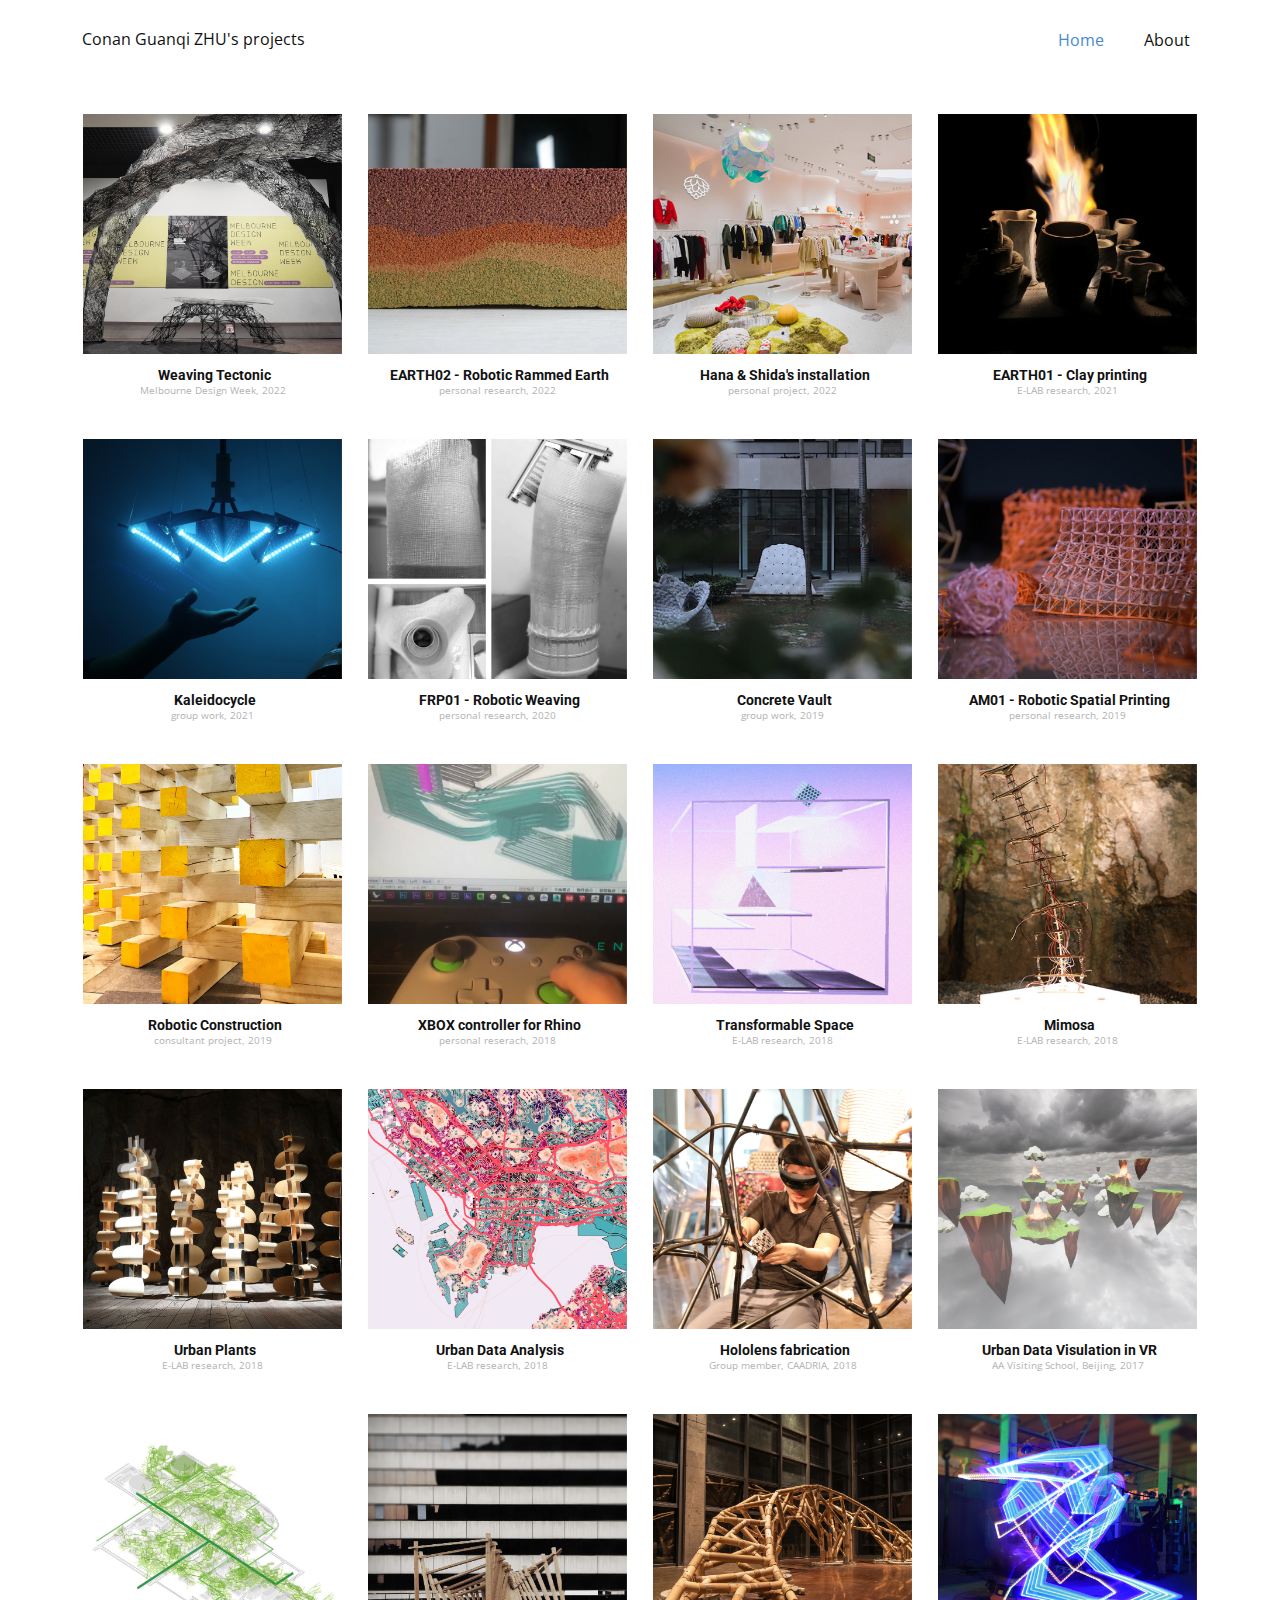
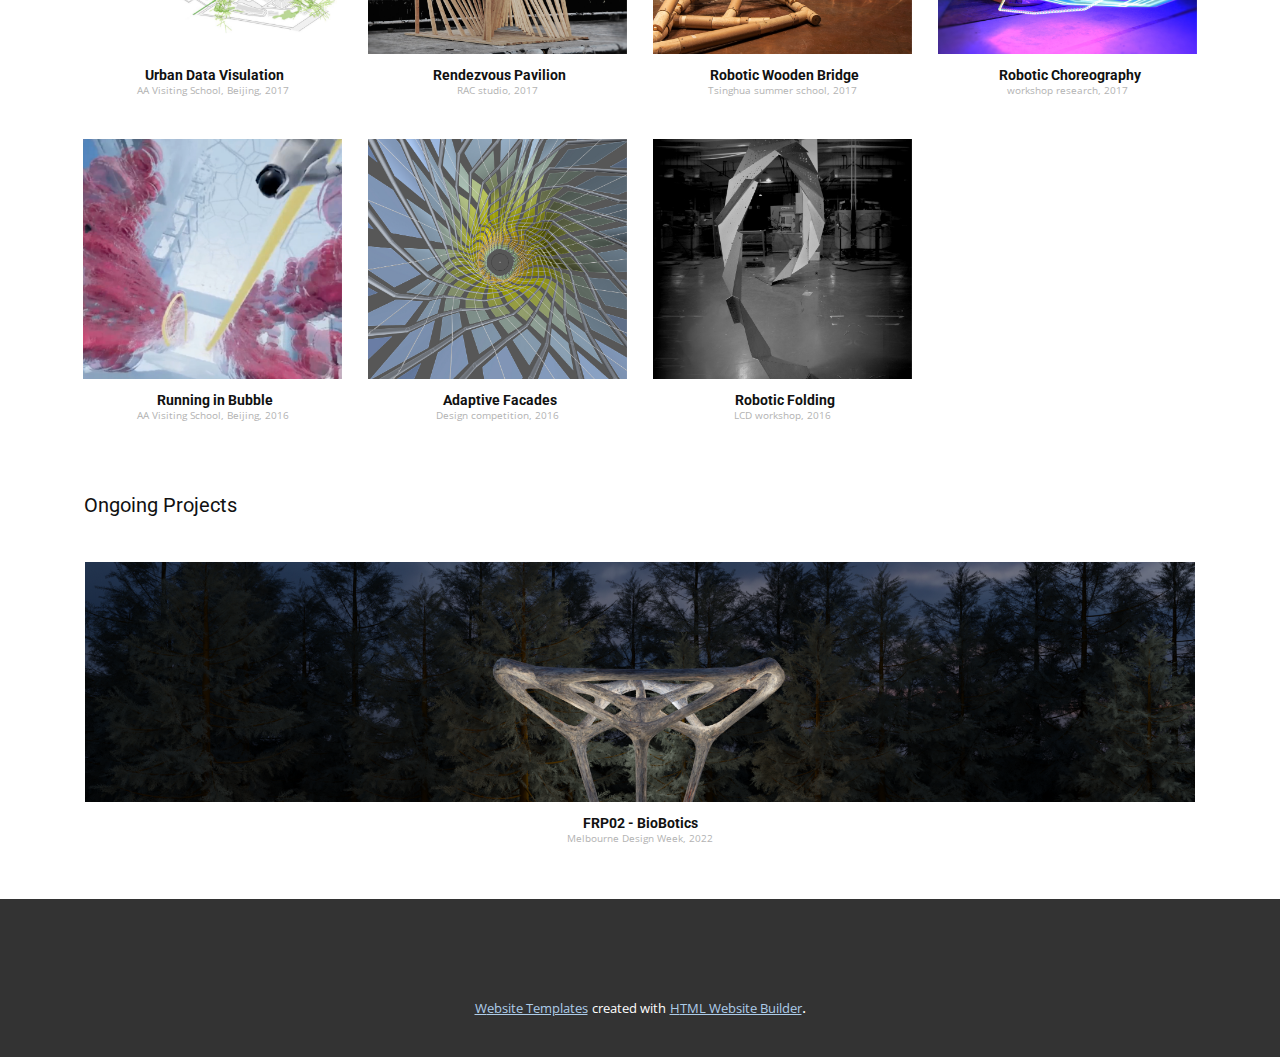
<file: Home.html>
<!DOCTYPE html>
<html style="font-size: 16px;" lang="en"><head>
    <meta name="viewport" content="width=device-width, initial-scale=1.0">
    <meta charset="utf-8">
    <meta name="keywords" content="">
    <meta name="description" content="">
    <title>Home</title>
    <link rel="stylesheet" href="nicepage.css" media="screen">
<link rel="stylesheet" href="Home.css" media="screen">
    <script class="u-script" type="text/javascript" src="jquery.js" defer=""></script>
    <script class="u-script" type="text/javascript" src="nicepage.js" defer=""></script>
    <meta name="generator" content="Nicepage 5.2.4, nicepage.com">
    <link id="u-theme-google-font" rel="stylesheet" href="https://fonts.googleapis.com/css?family=Roboto:100,100i,300,300i,400,400i,500,500i,700,700i,900,900i|Open+Sans:300,300i,400,400i,500,500i,600,600i,700,700i,800,800i">
    
    
    
    
    <script type="application/ld+json">{
		"@context": "http://schema.org",
		"@type": "Organization",
		"name": "ArchiTech"
}</script>
    <meta name="theme-color" content="#478ac9">
    <meta property="og:title" content="Home">
    <meta property="og:type" content="website">
  </head>
  <body class="u-body u-xl-mode" data-lang="en"><header class="u-clearfix u-header u-header" id="sec-3cb5"><div class="u-clearfix u-sheet u-sheet-1">
        <nav class="u-menu u-menu-one-level u-offcanvas u-menu-1">
          <div class="menu-collapse" style="font-size: 1rem; letter-spacing: 0px;">
            <a class="u-button-style u-custom-left-right-menu-spacing u-custom-padding-bottom u-custom-top-bottom-menu-spacing u-nav-link u-text-active-palette-1-base u-text-hover-palette-2-base" href="#">
              <svg class="u-svg-link" viewBox="0 0 24 24"><use xmlns:xlink="http://www.w3.org/1999/xlink" xlink:href="#menu-hamburger"></use></svg>
              <svg class="u-svg-content" version="1.1" id="menu-hamburger" viewBox="0 0 16 16" x="0px" y="0px" xmlns:xlink="http://www.w3.org/1999/xlink" xmlns="http://www.w3.org/2000/svg"><g><rect y="1" width="16" height="2"></rect><rect y="7" width="16" height="2"></rect><rect y="13" width="16" height="2"></rect>
</g></svg>
            </a>
          </div>
          <div class="u-custom-menu u-nav-container">
            <ul class="u-nav u-unstyled u-nav-1"><li class="u-nav-item"><a class="u-button-style u-nav-link u-text-active-palette-1-base u-text-hover-palette-2-base" href="Home.html" style="padding: 10px 20px;">Home</a>
</li><li class="u-nav-item"><a class="u-button-style u-nav-link u-text-active-palette-1-base u-text-hover-palette-2-base" href="about.html" style="padding: 10px 20px;">About</a>
</li></ul>
          </div>
          <div class="u-custom-menu u-nav-container-collapse">
            <div class="u-black u-container-style u-inner-container-layout u-opacity u-opacity-95 u-sidenav">
              <div class="u-inner-container-layout u-sidenav-overflow">
                <div class="u-menu-close"></div>
                <ul class="u-align-center u-nav u-popupmenu-items u-unstyled u-nav-2"><li class="u-nav-item"><a class="u-button-style u-nav-link" href="Home.html">Home</a>
</li><li class="u-nav-item"><a class="u-button-style u-nav-link" href="about.html">About</a>
</li></ul>
              </div>
            </div>
            <div class="u-black u-menu-overlay u-opacity u-opacity-70"></div>
          </div>
        </nav>
        <p class="u-text u-text-default u-text-1">Conan Guanqi ZHU's projects</p>
      </div></header>
    <section class="u-clearfix u-section-1" id="sec-3b15">
      <div class="u-clearfix u-sheet u-sheet-1">
        <div class="u-expanded-width u-list u-list-1">
          <div class="u-repeater u-repeater-1">
            <div class="u-align-center u-container-style u-list-item u-repeater-item u-shape-rectangle">
              <div class="u-container-layout u-similar-container u-container-layout-1">
                <img alt="" class="u-expanded-width u-image u-image-default u-image-1" data-image-width="1772" data-image-height="1772" src="images/icon23.jpg" data-href="https://nicepage.com">
                <h5 class="u-text u-text-1">Weaving Tectonic</h5>
                <p class="u-small-text u-text u-text-grey-30 u-text-variant u-text-2">Melbourne Design Week, 2022</p>
              </div>
            </div>
            <div class="u-align-center u-container-style u-list-item u-repeater-item u-shape-rectangle">
              <div class="u-container-layout u-similar-container u-container-layout-2">
                <img alt="" class="u-expanded-width u-image u-image-default u-image-2" data-image-width="1772" data-image-height="1772" src="images/icon22.jpg" data-href="https://nicepage.com">
                <h5 class="u-text u-text-3">EARTH02 - Robotic Rammed Earth</h5>
                <p class="u-small-text u-text u-text-grey-30 u-text-variant u-text-4">personal research, 2022</p>
              </div>
            </div>
            <div class="u-align-center u-container-style u-list-item u-repeater-item u-shape-rectangle">
              <div class="u-container-layout u-similar-container u-container-layout-3">
                <img alt="" class="u-expanded-width u-image u-image-default u-image-3" data-image-width="1772" data-image-height="1772" src="images/icon21.jpg" data-href="https://nicepage.com">
                <h5 class="u-text u-text-5">Hana &amp; Shida's installation</h5>
                <p class="u-small-text u-text u-text-grey-30 u-text-variant u-text-6">personal project, 2022</p>
              </div>
            </div>
            <div class="u-align-center u-container-style u-list-item u-repeater-item u-shape-rectangle">
              <div class="u-container-layout u-similar-container u-container-layout-4">
                <img alt="" class="u-expanded-width u-image u-image-default u-image-4" data-image-width="1772" data-image-height="1772" src="images/icon20.jpg" data-href="https://nicepage.com">
                <h5 class="u-text u-text-7">EARTH01 - Clay printing</h5>
                <p class="u-small-text u-text u-text-grey-30 u-text-variant u-text-8">E-LAB research, 2021</p>
              </div>
            </div>
            <div class="u-align-center u-container-style u-list-item u-repeater-item u-shape-rectangle">
              <div class="u-container-layout u-similar-container u-container-layout-5">
                <img alt="" class="u-expanded-width u-image u-image-default u-image-5" data-image-width="1772" data-image-height="1772" src="images/icon19.jpg" data-href="https://nicepage.com">
                <h5 class="u-text u-text-9"> Kaleidocycle</h5>
                <p class="u-small-text u-text u-text-grey-30 u-text-variant u-text-10">group work, 2021</p>
              </div>
            </div>
            <div class="u-align-center u-container-style u-list-item u-repeater-item u-shape-rectangle">
              <div class="u-container-layout u-similar-container u-container-layout-6">
                <img alt="" class="u-expanded-width u-image u-image-default u-image-6" data-image-width="1772" data-image-height="1772" src="images/icon18.jpg" data-href="https://nicepage.com">
                <h5 class="u-text u-text-11">FRP01 - Robotic Weaving</h5>
                <p class="u-small-text u-text u-text-grey-30 u-text-variant u-text-12">personal research, 2020</p>
              </div>
            </div>
            <div class="u-align-center u-container-style u-list-item u-repeater-item u-shape-rectangle">
              <div class="u-container-layout u-similar-container u-container-layout-7">
                <img alt="" class="u-expanded-width u-image u-image-default u-image-7" data-image-width="1772" data-image-height="1772" src="images/icon17.jpg" data-href="https://nicepage.com">
                <h5 class="u-text u-text-13">Concrete Vault</h5>
                <p class="u-small-text u-text u-text-grey-30 u-text-variant u-text-14">group work, 2019</p>
              </div>
            </div>
            <div class="u-align-center u-container-style u-list-item u-repeater-item u-shape-rectangle">
              <div class="u-container-layout u-similar-container u-container-layout-8">
                <img alt="" class="u-expanded-width u-image u-image-default u-image-8" data-image-width="1772" data-image-height="1772" src="images/icon16.jpg" data-href="https://nicepage.com">
                <h5 class="u-text u-text-15">AM01 - Robotic Spatial Printing</h5>
                <p class="u-small-text u-text u-text-grey-30 u-text-variant u-text-16">personal research, 2019</p>
              </div>
            </div>
            <div class="u-align-center u-container-style u-list-item u-repeater-item u-shape-rectangle">
              <div class="u-container-layout u-similar-container u-container-layout-9">
                <img alt="" class="u-expanded-width u-image u-image-default u-image-9" data-image-width="1772" data-image-height="1772" src="images/icon151.jpg" data-href="https://nicepage.com">
                <h5 class="u-text u-text-17">Robotic Construction</h5>
                <p class="u-small-text u-text u-text-grey-30 u-text-variant u-text-18">consultant project, 2019</p>
              </div>
            </div>
            <div class="u-align-center u-container-style u-list-item u-repeater-item u-shape-rectangle">
              <div class="u-container-layout u-similar-container u-container-layout-10">
                <img alt="" class="u-expanded-width u-image u-image-default u-image-10" data-image-width="1772" data-image-height="1772" src="images/icon14-1.jpg" data-href="https://nicepage.com">
                <h5 class="u-text u-text-19">XBOX controller for Rhino</h5>
                <p class="u-small-text u-text u-text-grey-30 u-text-variant u-text-20">personal reserach, 2018</p>
              </div>
            </div>
            <div class="u-align-center u-container-style u-list-item u-repeater-item u-shape-rectangle">
              <div class="u-container-layout u-similar-container u-container-layout-11">
                <img alt="" class="u-expanded-width u-image u-image-default u-image-11" data-image-width="1772" data-image-height="1772" src="images/icon11-1.jpg" data-href="https://nicepage.com">
                <h5 class="u-text u-text-21">Transformable Space</h5>
                <p class="u-small-text u-text u-text-grey-30 u-text-variant u-text-22">E-LAB research, 2018</p>
              </div>
            </div>
            <div class="u-align-center u-container-style u-list-item u-repeater-item u-shape-rectangle">
              <div class="u-container-layout u-similar-container u-container-layout-12">
                <img alt="" class="u-expanded-width u-image u-image-default u-image-12" data-image-width="1772" data-image-height="1772" src="images/icon12.jpg" data-href="https://www.youtube.com/watch?v=kWmCGjry7tM&amp;ab_channel=GUANCIZHU" data-target="_blank">
                <h5 class="u-text u-text-23"> Mimosa</h5>
                <p class="u-small-text u-text u-text-grey-30 u-text-variant u-text-24">E-LAB research, 2018<br>
                </p>
              </div>
            </div>
            <div class="u-align-center u-container-style u-list-item u-repeater-item u-shape-rectangle">
              <div class="u-container-layout u-similar-container u-container-layout-13">
                <img alt="" class="u-expanded-width u-image u-image-default u-image-13" data-image-width="1772" data-image-height="1772" src="images/icon13.jpg" data-href="https://www.youtube.com/watch?v=E-ja1W9OnGA&amp;ab_channel=GUANCIZHU" data-target="_blank">
                <h5 class="u-text u-text-25">Urban Plants</h5>
                <p class="u-small-text u-text u-text-grey-30 u-text-variant u-text-26">E-LAB research, 2018</p>
              </div>
            </div>
            <div class="u-align-center u-container-style u-list-item u-repeater-item u-shape-rectangle">
              <div class="u-container-layout u-similar-container u-container-layout-14">
                <img alt="" class="u-expanded-width u-image u-image-default u-image-14" data-image-width="1772" data-image-height="1772" src="images/icon10.jpg" data-href="https://nicepage.com">
                <h5 class="u-text u-text-27">Urban Data Analysis</h5>
                <p class="u-small-text u-text u-text-grey-30 u-text-variant u-text-28">E-LAB research, 2018<br>
                </p>
              </div>
            </div>
            <div class="u-align-center u-container-style u-list-item u-repeater-item u-shape-rectangle">
              <div class="u-container-layout u-similar-container u-container-layout-15">
                <img alt="" class="u-expanded-width u-image u-image-default u-image-15" data-image-width="1772" data-image-height="1772" src="images/icon9.jpg" data-href="https://nicepage.com">
                <h5 class="u-text u-text-29">Hololens fabrication</h5>
                <p class="u-small-text u-text u-text-grey-30 u-text-variant u-text-30">Group member, CAADRIA, 2018</p>
              </div>
            </div>
            <div class="u-align-center u-container-style u-list-item u-repeater-item u-shape-rectangle">
              <div class="u-container-layout u-similar-container u-container-layout-16">
                <img alt="" class="u-expanded-width u-image u-image-default u-image-16" data-image-width="1772" data-image-height="1772" src="images/icon8.jpg" data-href="https://www.youtube.com/watch?v=pFP11igDY30&amp;ab_channel=GUANCIZHU" data-target="_blank">
                <h5 class="u-text u-text-31"> Urban Data Visulation in VR</h5>
                <p class="u-small-text u-text u-text-grey-30 u-text-variant u-text-32"> AA Visiting School, Beijing, 2017</p>
              </div>
            </div>
            <div class="u-align-center u-container-style u-list-item u-repeater-item u-shape-rectangle">
              <div class="u-container-layout u-similar-container u-container-layout-17">
                <img alt="" class="u-expanded-width u-image u-image-default u-image-17" data-image-width="1772" data-image-height="1772" src="images/icon7.jpg" data-href="https://nicepage.com">
                <h5 class="u-text u-text-33">Urban Data Visulation</h5>
                <p class="u-small-text u-text u-text-grey-30 u-text-variant u-text-34"> AA Visiting School, Beijing, 2017</p>
              </div>
            </div>
            <div class="u-align-center u-container-style u-list-item u-repeater-item u-shape-rectangle">
              <div class="u-container-layout u-similar-container u-container-layout-18">
                <img alt="" class="u-expanded-width u-image u-image-default u-image-18" data-image-width="1772" data-image-height="1772" src="images/icon6.jpg" data-href="https://www.youtube.com/watch?v=vLkP4Cybl4I&amp;ab_channel=GUANCIZHU" data-target="_blank">
                <h5 class="u-text u-text-35">Rendezvous Pavilion</h5>
                <p class="u-small-text u-text u-text-grey-30 u-text-variant u-text-36">RAC studio, 2017</p>
              </div>
            </div>
            <div class="u-align-center u-container-style u-list-item u-repeater-item u-shape-rectangle">
              <div class="u-container-layout u-similar-container u-container-layout-19">
                <img alt="" class="u-expanded-width u-image u-image-default u-image-19" data-image-width="1772" data-image-height="1772" src="images/icon5.jpg" data-href="https://www.youtube.com/watch?v=0n8QfceH_0Q&amp;ab_channel=GUANCIZHU" data-target="_blank">
                <h5 class="u-text u-text-37">Robotic Wooden Bridge</h5>
                <p class="u-small-text u-text u-text-grey-30 u-text-variant u-text-38">Tsinghua summer school, 2017</p>
              </div>
            </div>
            <div class="u-align-center u-container-style u-list-item u-repeater-item u-shape-rectangle">
              <div class="u-container-layout u-similar-container u-container-layout-20">
                <img alt="" class="u-expanded-width u-image u-image-default u-image-20" data-image-width="1772" data-image-height="1772" src="images/icon4.jpg" data-href="https://www.youtube.com/watch?v=Jp7euMGwYSE&amp;ab_channel=GUANCIZHU" data-target="_blank">
                <h5 class="u-text u-text-39">Robotic Choreography</h5>
                <p class="u-small-text u-text u-text-grey-30 u-text-variant u-text-40">workshop research, 2017</p>
              </div>
            </div>
            <div class="u-align-center u-container-style u-list-item u-repeater-item u-shape-rectangle">
              <div class="u-container-layout u-similar-container u-container-layout-21">
                <img alt="" class="u-expanded-width u-image u-image-default u-image-21" data-image-width="1772" data-image-height="1772" src="images/icon3.jpg" data-href="https://www.youtube.com/watch?v=QKCPoysesgY&amp;t=107s&amp;ab_channel=GUANCIZHU" data-target="_blank">
                <h5 class="u-text u-text-41">Running in Bubble</h5>
                <p class="u-small-text u-text u-text-grey-30 u-text-variant u-text-42">AA Visiting School, Beijing, 2016</p>
              </div>
            </div>
            <div class="u-align-center u-container-style u-list-item u-repeater-item u-shape-rectangle">
              <div class="u-container-layout u-similar-container u-container-layout-22">
                <img alt="" class="u-expanded-width u-image u-image-default u-image-22" data-image-width="1772" data-image-height="1772" src="images/icon2.jpg" data-href="https://www.youtube.com/watch?v=BuDGpijeb4U&amp;t=43s&amp;ab_channel=GUANCIZHU" data-target="_blank">
                <h5 class="u-text u-text-43">Adaptive Facades</h5>
                <p class="u-small-text u-text u-text-grey-30 u-text-variant u-text-44">Design competition, 2016<br>
                </p>
              </div>
            </div>
            <div class="u-align-center u-container-style u-list-item u-repeater-item u-shape-rectangle">
              <div class="u-container-layout u-similar-container u-container-layout-23">
                <img alt="" class="u-expanded-width u-image u-image-default u-image-23" data-image-width="1772" data-image-height="1772" src="images/icon.jpg" data-href="https://www.youtube.com/watch?v=xac10VUmvC4&amp;ab_channel=GUANCIZHU" data-target="_blank">
                <h5 class="u-text u-text-45">Robotic Folding</h5>
                <p class="u-small-text u-text u-text-grey-30 u-text-variant u-text-46">LCD workshop, 2016</p>
              </div>
            </div>
          </div>
        </div>
      </div>
    </section>
    <section class="u-clearfix u-section-2" id="carousel_d0bc">
      <div class="u-clearfix u-sheet u-sheet-1">
        <h5 class="u-text u-text-default u-text-1">Ongoing Projects</h5>
      </div>
    </section>
    <section class="u-clearfix u-section-3" id="carousel_98f8">
      <div class="u-clearfix u-sheet u-sheet-1">
        <div class="u-expanded-width u-list u-list-1">
          <div class="u-repeater u-repeater-1">
            <div class="u-align-center u-container-style u-list-item u-repeater-item u-shape-rectangle">
              <div class="u-container-layout u-similar-container u-container-layout-1">
                <img alt="" class="u-expanded-width u-image u-image-default u-image-1" data-image-width="2000" data-image-height="1000" src="images/untitled.png">
                <h5 class="u-text u-text-1">FRP02 - BioBotics</h5>
                <p class="u-small-text u-text u-text-grey-30 u-text-variant u-text-2">Melbourne Design Week, 2022</p>
              </div>
            </div>
          </div>
        </div>
      </div>
    </section>
    
    
    <footer class="u-align-center u-clearfix u-footer u-grey-80 u-footer" id="sec-a0e1"><div class="u-clearfix u-sheet u-sheet-1"></div></footer>
    <section class="u-backlink u-clearfix u-grey-80">
      <a class="u-link" href="https://nicepage.com/website-templates" target="_blank">
        <span>Website Templates</span>
      </a>
      <p class="u-text">
        <span>created with</span>
      </p>
      <a class="u-link" href="https://nicepage.com/html-website-builder" target="_blank">
        <span>HTML Website Builder</span>
      </a>. 
    </section>
  
</body></html>
</file>
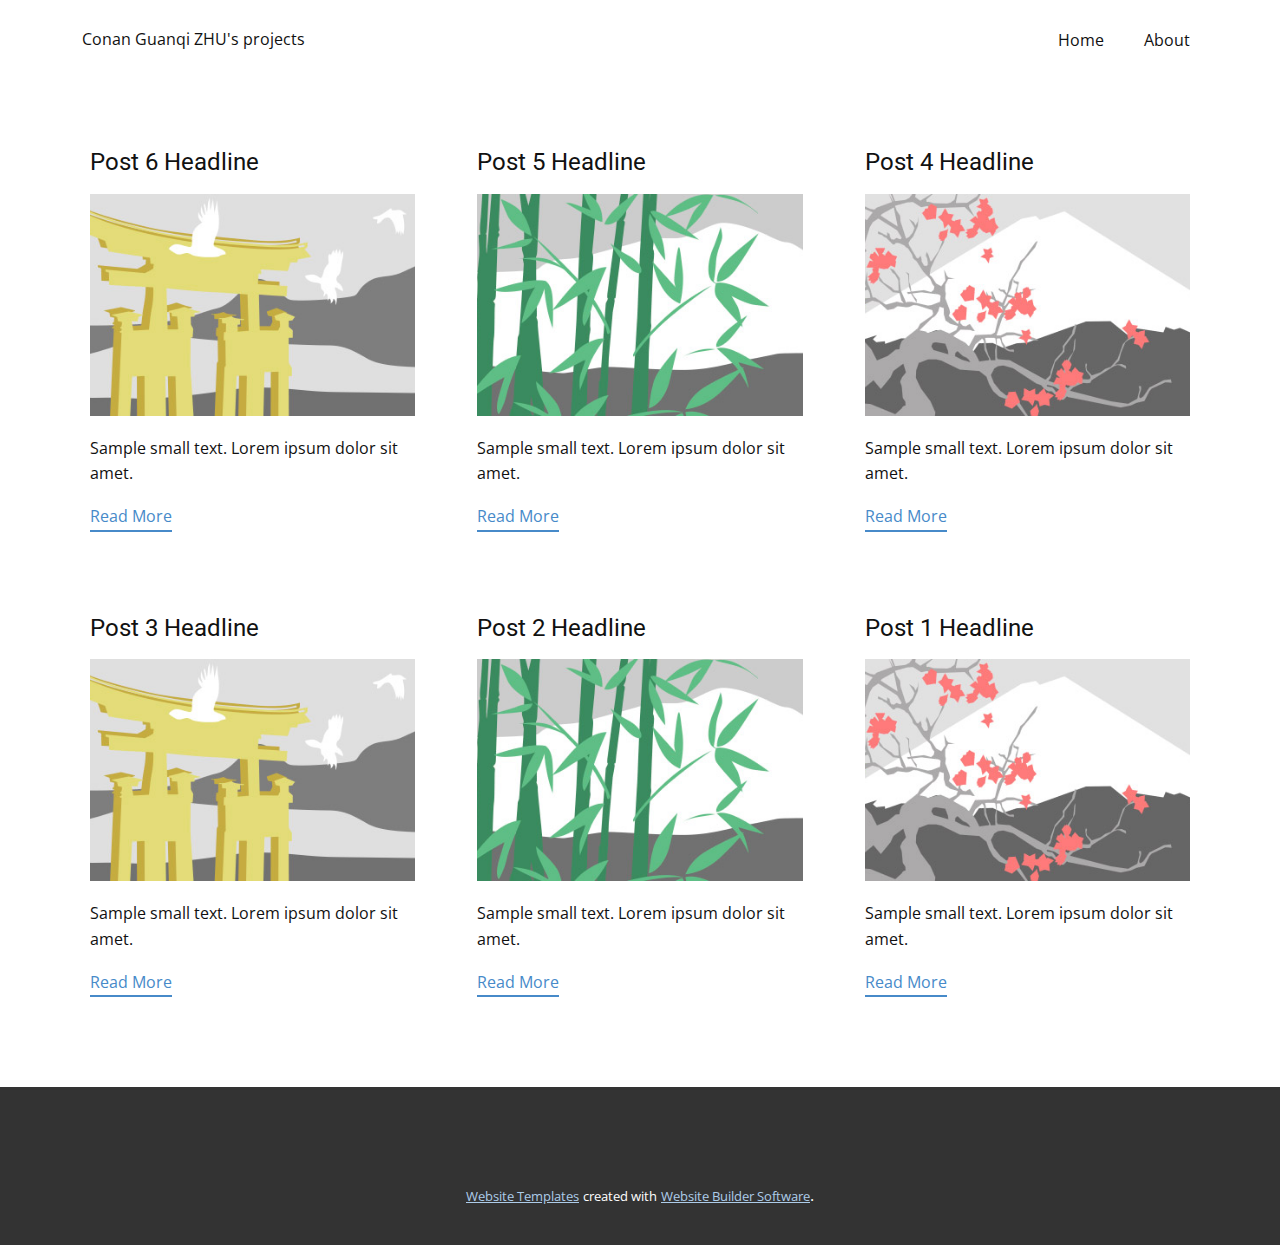
<file: blog/blog.html>
<!DOCTYPE html>
<html style="font-size: 16px;" lang="en"><head>
    <meta name="viewport" content="width=device-width, initial-scale=1.0">
    <meta charset="utf-8">
    <meta name="keywords" content="">
    <meta name="description" content="">
    <title>Blog Template</title>
    <link rel="stylesheet" href="../nicepage.css" media="screen">
<link rel="stylesheet" href="../Blog-Template.css" media="screen">
    <script class="u-script" type="text/javascript" src="../jquery.js" defer=""></script>
    <script class="u-script" type="text/javascript" src="../nicepage.js" defer=""></script>
    <meta name="generator" content="Nicepage 5.2.4, nicepage.com">
    <link id="u-theme-google-font" rel="stylesheet" href="https://fonts.googleapis.com/css?family=Roboto:100,100i,300,300i,400,400i,500,500i,700,700i,900,900i|Open+Sans:300,300i,400,400i,500,500i,600,600i,700,700i,800,800i">
    
    
    <script type="application/ld+json">{
		"@context": "http://schema.org",
		"@type": "Organization",
		"name": "ArchiTech"
}</script>
    <meta name="theme-color" content="#478ac9">
  </head>
  <body class="u-body u-xl-mode" data-lang="en"><header class="u-clearfix u-header u-header" id="sec-3cb5"><div class="u-clearfix u-sheet u-sheet-1">
        <nav class="u-menu u-menu-one-level u-offcanvas u-menu-1">
          <div class="menu-collapse" style="font-size: 1rem; letter-spacing: 0px;">
            <a class="u-button-style u-custom-left-right-menu-spacing u-custom-padding-bottom u-custom-top-bottom-menu-spacing u-nav-link u-text-active-palette-1-base u-text-hover-palette-2-base" href="#">
              <svg class="u-svg-link" viewBox="0 0 24 24"><use xmlns:xlink="http://www.w3.org/1999/xlink" xlink:href="#menu-hamburger"></use></svg>
              <svg class="u-svg-content" version="1.1" id="menu-hamburger" viewBox="0 0 16 16" x="0px" y="0px" xmlns:xlink="http://www.w3.org/1999/xlink" xmlns="http://www.w3.org/2000/svg"><g><rect y="1" width="16" height="2"></rect><rect y="7" width="16" height="2"></rect><rect y="13" width="16" height="2"></rect>
</g></svg>
            </a>
          </div>
          <div class="u-custom-menu u-nav-container">
            <ul class="u-nav u-unstyled u-nav-1"><li class="u-nav-item"><a class="u-button-style u-nav-link u-text-active-palette-1-base u-text-hover-palette-2-base" href="../Home.html" style="padding: 10px 20px;">Home</a>
</li><li class="u-nav-item"><a class="u-button-style u-nav-link u-text-active-palette-1-base u-text-hover-palette-2-base" href="../about.html" style="padding: 10px 20px;">About</a>
</li></ul>
          </div>
          <div class="u-custom-menu u-nav-container-collapse">
            <div class="u-black u-container-style u-inner-container-layout u-opacity u-opacity-95 u-sidenav">
              <div class="u-inner-container-layout u-sidenav-overflow">
                <div class="u-menu-close"></div>
                <ul class="u-align-center u-nav u-popupmenu-items u-unstyled u-nav-2"><li class="u-nav-item"><a class="u-button-style u-nav-link" href="../Home.html">Home</a>
</li><li class="u-nav-item"><a class="u-button-style u-nav-link" href="../about.html">About</a>
</li></ul>
              </div>
            </div>
            <div class="u-black u-menu-overlay u-opacity u-opacity-70"></div>
          </div>
        </nav>
        <p class="u-text u-text-default u-text-1">Conan Guanqi ZHU's projects</p>
      </div></header>
    <section class="u-clearfix u-section-1" id="sec-ad1f">
      <div class="u-clearfix u-sheet u-valign-middle u-sheet-1"><!--blog--><!--blog_options_json--><!--{"type":"Recent","source":"","tags":"","count":""}--><!--/blog_options_json-->
        <div class="u-blog u-expanded-width u-blog-1">
          <div class="u-repeater u-repeater-1"><!--blog_post-->
            <div class="u-blog-post u-container-style u-repeater-item u-white u-repeater-item-1">
              <div class="u-container-layout u-similar-container u-valign-top u-container-layout-1"><!--blog_post_header-->
                <h4 class="u-blog-control u-text u-text-1">
                  <a class="u-post-header-link" href="../blog/post-5.html">Post 6 Headline</a>
                </h4><!--/blog_post_header--><!--blog_post_image-->
                <a class="u-post-header-link" href="../blog/post-5.html"><img alt="" class="u-blog-control u-expanded-width u-image u-image-default u-image-1" src="../images/8ad73f3c.jpeg"></a><!--/blog_post_image--><!--blog_post_content-->
                <div class="u-blog-control u-post-content u-text u-text-2 fr-view">Sample small text. Lorem ipsum dolor sit amet.</div><!--/blog_post_content--><!--blog_post_readmore-->
                <a href="../blog/post-5.html" class="u-blog-control u-border-2 u-border-no-left u-border-no-right u-border-no-top u-border-palette-1-base u-btn u-btn-rectangle u-button-style u-none u-btn-1"><!--blog_post_readmore_content--><!--options_json--><!--{"content":"","defaultValue":"Read More"}--><!--/options_json-->Read More<!--/blog_post_readmore_content--></a><!--/blog_post_readmore-->
              </div>
            </div><div class="u-blog-post u-container-style u-repeater-item u-video-cover u-white">
              <div class="u-container-layout u-similar-container u-valign-top u-container-layout-2"><!--blog_post_header-->
                <h4 class="u-blog-control u-text u-text-3">
                  <a class="u-post-header-link" href="../blog/post-4.html">Post 5 Headline</a>
                </h4><!--/blog_post_header--><!--blog_post_image-->
                <a class="u-post-header-link" href="../blog/post-4.html"><img alt="" class="u-blog-control u-expanded-width u-image u-image-default u-image-2" src="../images/68f64b9d.jpeg"></a><!--/blog_post_image--><!--blog_post_content-->
                <div class="u-blog-control u-post-content u-text u-text-4 fr-view">Sample small text. Lorem ipsum dolor sit amet.</div><!--/blog_post_content--><!--blog_post_readmore-->
                <a href="../blog/post-4.html" class="u-blog-control u-border-2 u-border-no-left u-border-no-right u-border-no-top u-border-palette-1-base u-btn u-btn-rectangle u-button-style u-none u-btn-2"><!--blog_post_readmore_content--><!--options_json--><!--{"content":"","defaultValue":"Read More"}--><!--/options_json-->Read More<!--/blog_post_readmore_content--></a><!--/blog_post_readmore-->
              </div>
            </div><div class="u-blog-post u-container-style u-repeater-item u-video-cover u-white">
              <div class="u-container-layout u-similar-container u-valign-top u-container-layout-3"><!--blog_post_header-->
                <h4 class="u-blog-control u-text u-text-5">
                  <a class="u-post-header-link" href="../blog/post-3.html">Post 4 Headline</a>
                </h4><!--/blog_post_header--><!--blog_post_image-->
                <a class="u-post-header-link" href="../blog/post-3.html"><img alt="" class="u-blog-control u-expanded-width u-image u-image-default u-image-3" src="../images/0fd3416c.jpeg"></a><!--/blog_post_image--><!--blog_post_content-->
                <div class="u-blog-control u-post-content u-text u-text-6 fr-view">Sample small text. Lorem ipsum dolor sit amet.</div><!--/blog_post_content--><!--blog_post_readmore-->
                <a href="../blog/post-3.html" class="u-blog-control u-border-2 u-border-no-left u-border-no-right u-border-no-top u-border-palette-1-base u-btn u-btn-rectangle u-button-style u-none u-btn-3"><!--blog_post_readmore_content--><!--options_json--><!--{"content":"","defaultValue":"Read More"}--><!--/options_json-->Read More<!--/blog_post_readmore_content--></a><!--/blog_post_readmore-->
              </div>
            </div><div class="u-blog-post u-container-style u-repeater-item u-white u-repeater-item-1">
              <div class="u-container-layout u-similar-container u-valign-top u-container-layout-1"><!--blog_post_header-->
                <h4 class="u-blog-control u-text u-text-1">
                  <a class="u-post-header-link" href="../blog/post-2.html">Post 3 Headline</a>
                </h4><!--/blog_post_header--><!--blog_post_image-->
                <a class="u-post-header-link" href="../blog/post-2.html"><img alt="" class="u-blog-control u-expanded-width u-image u-image-default u-image-1" src="../images/8ad73f3c.jpeg"></a><!--/blog_post_image--><!--blog_post_content-->
                <div class="u-blog-control u-post-content u-text u-text-2 fr-view">Sample small text. Lorem ipsum dolor sit amet.</div><!--/blog_post_content--><!--blog_post_readmore-->
                <a href="../blog/post-2.html" class="u-blog-control u-border-2 u-border-no-left u-border-no-right u-border-no-top u-border-palette-1-base u-btn u-btn-rectangle u-button-style u-none u-btn-1"><!--blog_post_readmore_content--><!--options_json--><!--{"content":"","defaultValue":"Read More"}--><!--/options_json-->Read More<!--/blog_post_readmore_content--></a><!--/blog_post_readmore-->
              </div>
            </div><div class="u-blog-post u-container-style u-repeater-item u-video-cover u-white">
              <div class="u-container-layout u-similar-container u-valign-top u-container-layout-2"><!--blog_post_header-->
                <h4 class="u-blog-control u-text u-text-3">
                  <a class="u-post-header-link" href="../blog/post-1.html">Post 2 Headline</a>
                </h4><!--/blog_post_header--><!--blog_post_image-->
                <a class="u-post-header-link" href="../blog/post-1.html"><img alt="" class="u-blog-control u-expanded-width u-image u-image-default u-image-2" src="../images/68f64b9d.jpeg"></a><!--/blog_post_image--><!--blog_post_content-->
                <div class="u-blog-control u-post-content u-text u-text-4 fr-view">Sample small text. Lorem ipsum dolor sit amet.</div><!--/blog_post_content--><!--blog_post_readmore-->
                <a href="../blog/post-1.html" class="u-blog-control u-border-2 u-border-no-left u-border-no-right u-border-no-top u-border-palette-1-base u-btn u-btn-rectangle u-button-style u-none u-btn-2"><!--blog_post_readmore_content--><!--options_json--><!--{"content":"","defaultValue":"Read More"}--><!--/options_json-->Read More<!--/blog_post_readmore_content--></a><!--/blog_post_readmore-->
              </div>
            </div><div class="u-blog-post u-container-style u-repeater-item u-video-cover u-white">
              <div class="u-container-layout u-similar-container u-valign-top u-container-layout-3"><!--blog_post_header-->
                <h4 class="u-blog-control u-text u-text-5">
                  <a class="u-post-header-link" href="../blog/post.html">Post 1 Headline</a>
                </h4><!--/blog_post_header--><!--blog_post_image-->
                <a class="u-post-header-link" href="../blog/post.html"><img alt="" class="u-blog-control u-expanded-width u-image u-image-default u-image-3" src="../images/0fd3416c.jpeg"></a><!--/blog_post_image--><!--blog_post_content-->
                <div class="u-blog-control u-post-content u-text u-text-6 fr-view">Sample small text. Lorem ipsum dolor sit amet.</div><!--/blog_post_content--><!--blog_post_readmore-->
                <a href="../blog/post.html" class="u-blog-control u-border-2 u-border-no-left u-border-no-right u-border-no-top u-border-palette-1-base u-btn u-btn-rectangle u-button-style u-none u-btn-3"><!--blog_post_readmore_content--><!--options_json--><!--{"content":"","defaultValue":"Read More"}--><!--/options_json-->Read More<!--/blog_post_readmore_content--></a><!--/blog_post_readmore-->
              </div>
            </div><!--/blog_post--><!--blog_post-->
            <!--/blog_post--><!--blog_post-->
            <!--/blog_post-->
          </div>
        </div><!--/blog-->
      </div>
    </section>
    
    
    <footer class="u-align-center u-clearfix u-footer u-grey-80 u-footer" id="sec-a0e1"><div class="u-clearfix u-sheet u-sheet-1"></div></footer>
    <section class="u-backlink u-clearfix u-grey-80">
      <a class="u-link" href="https://nicepage.com/website-templates" target="_blank">
        <span>Website Templates</span>
      </a>
      <p class="u-text">
        <span>created with</span>
      </p>
      <a class="u-link" href="" target="_blank">
        <span>Website Builder Software</span>
      </a>. 
    </section>
  
</body></html>
</file>
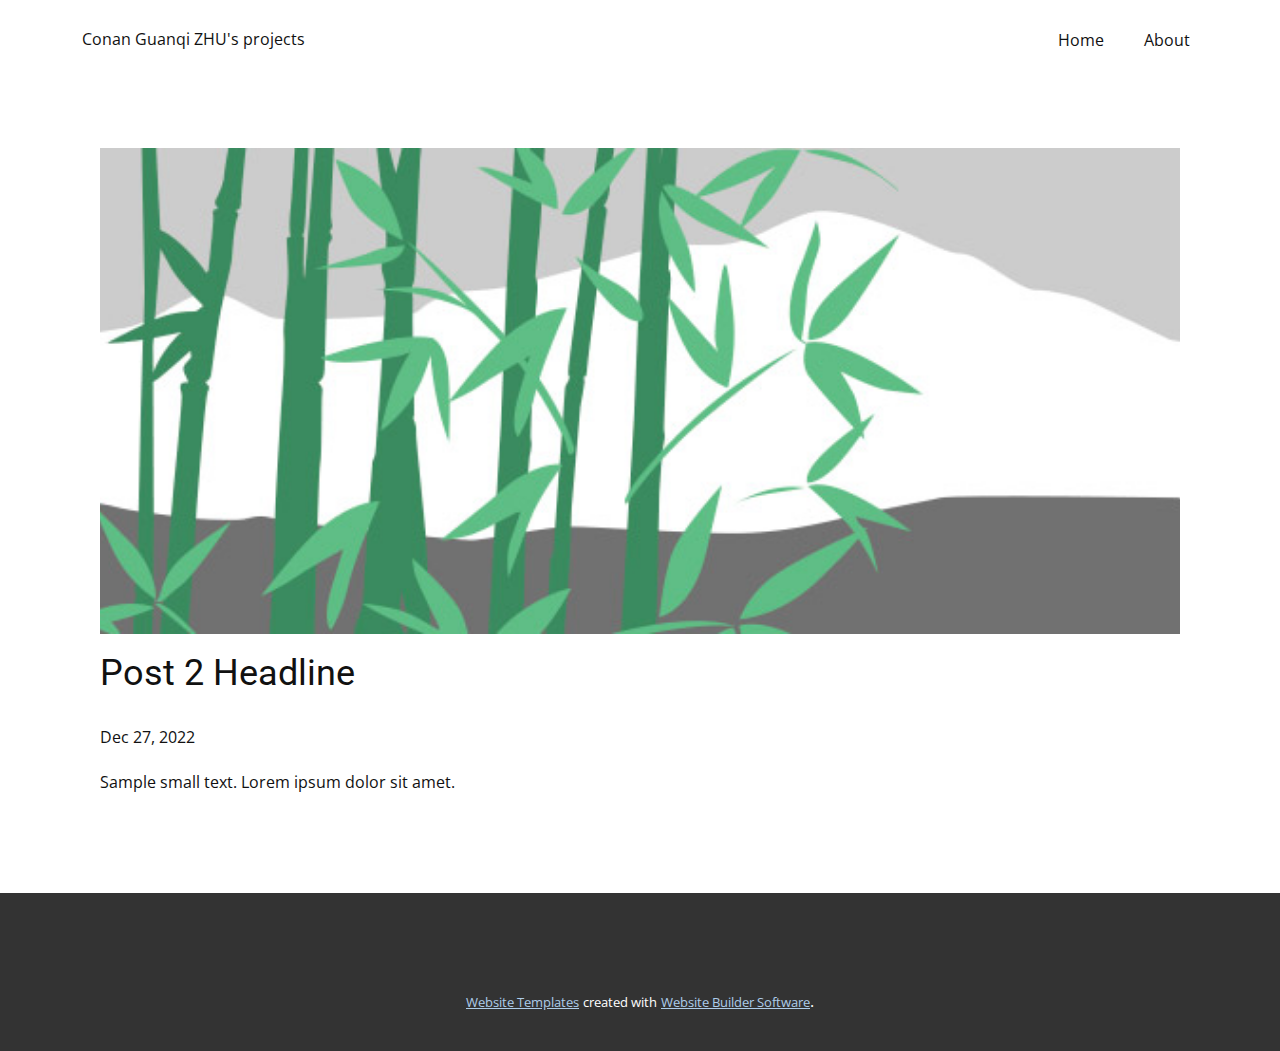
<file: blog/post-1.html>
<!DOCTYPE html>
<html style="font-size: 16px;" lang="en"><head>
    <meta name="viewport" content="width=device-width, initial-scale=1.0">
    <meta charset="utf-8">
    <meta name="keywords" content="Post 1 Headline">
    <meta name="description" content="">
    <title>Post 2 Headline</title>
    <link rel="stylesheet" href="../nicepage.css" media="screen">
<link rel="stylesheet" href="../Post-Template.css" media="screen">
    <script class="u-script" type="text/javascript" src="../jquery.js" defer=""></script>
    <script class="u-script" type="text/javascript" src="../nicepage.js" defer=""></script>
    <meta name="generator" content="Nicepage 5.2.4, nicepage.com">
    <link id="u-theme-google-font" rel="stylesheet" href="https://fonts.googleapis.com/css?family=Roboto:100,100i,300,300i,400,400i,500,500i,700,700i,900,900i|Open+Sans:300,300i,400,400i,500,500i,600,600i,700,700i,800,800i">
    
    
    <script type="application/ld+json">{
		"@context": "http://schema.org",
		"@type": "Organization",
		"name": "ArchiTech"
}</script>
    <meta name="theme-color" content="#478ac9">
  </head>
  <body class="u-body u-xl-mode" data-lang="en"><header class="u-clearfix u-header u-header" id="sec-3cb5"><div class="u-clearfix u-sheet u-sheet-1">
        <nav class="u-menu u-menu-one-level u-offcanvas u-menu-1">
          <div class="menu-collapse" style="font-size: 1rem; letter-spacing: 0px;">
            <a class="u-button-style u-custom-left-right-menu-spacing u-custom-padding-bottom u-custom-top-bottom-menu-spacing u-nav-link u-text-active-palette-1-base u-text-hover-palette-2-base" href="#">
              <svg class="u-svg-link" viewBox="0 0 24 24"><use xmlns:xlink="http://www.w3.org/1999/xlink" xlink:href="#menu-hamburger"></use></svg>
              <svg class="u-svg-content" version="1.1" id="menu-hamburger" viewBox="0 0 16 16" x="0px" y="0px" xmlns:xlink="http://www.w3.org/1999/xlink" xmlns="http://www.w3.org/2000/svg"><g><rect y="1" width="16" height="2"></rect><rect y="7" width="16" height="2"></rect><rect y="13" width="16" height="2"></rect>
</g></svg>
            </a>
          </div>
          <div class="u-custom-menu u-nav-container">
            <ul class="u-nav u-unstyled u-nav-1"><li class="u-nav-item"><a class="u-button-style u-nav-link u-text-active-palette-1-base u-text-hover-palette-2-base" href="../Home.html" style="padding: 10px 20px;">Home</a>
</li><li class="u-nav-item"><a class="u-button-style u-nav-link u-text-active-palette-1-base u-text-hover-palette-2-base" href="../about.html" style="padding: 10px 20px;">About</a>
</li></ul>
          </div>
          <div class="u-custom-menu u-nav-container-collapse">
            <div class="u-black u-container-style u-inner-container-layout u-opacity u-opacity-95 u-sidenav">
              <div class="u-inner-container-layout u-sidenav-overflow">
                <div class="u-menu-close"></div>
                <ul class="u-align-center u-nav u-popupmenu-items u-unstyled u-nav-2"><li class="u-nav-item"><a class="u-button-style u-nav-link" href="../Home.html">Home</a>
</li><li class="u-nav-item"><a class="u-button-style u-nav-link" href="../about.html">About</a>
</li></ul>
              </div>
            </div>
            <div class="u-black u-menu-overlay u-opacity u-opacity-70"></div>
          </div>
        </nav>
        <p class="u-text u-text-default u-text-1">Conan Guanqi ZHU's projects</p>
      </div></header>
    <section class="u-align-center u-clearfix u-section-1" id="sec-28e2">
      <div class="u-clearfix u-sheet u-valign-middle-md u-valign-middle-sm u-valign-middle-xs u-sheet-1"><!--post_details--><!--post_details_options_json--><!--{"source":""}--><!--/post_details_options_json--><!--blog_post-->
        <div class="u-container-style u-expanded-width u-post-details u-post-details-1">
          <div class="u-container-layout u-valign-middle u-container-layout-1"><!--blog_post_image-->
            <img alt="" class="u-blog-control u-expanded-width u-image u-image-default u-image-1" src="../images/68f64b9d.jpeg"><!--/blog_post_image--><!--blog_post_header-->
            <h2 class="u-blog-control u-text u-text-1">Post 2 Headline</h2><!--/blog_post_header--><!--blog_post_metadata-->
            <div class="u-blog-control u-metadata u-metadata-1"><!--blog_post_metadata_date-->
              <span class="u-meta-date u-meta-icon">Dec 27, 2022</span><!--/blog_post_metadata_date--><!--blog_post_metadata_category-->
              <!--/blog_post_metadata_category--><!--blog_post_metadata_comments-->
              <!--/blog_post_metadata_comments-->
            </div><!--/blog_post_metadata--><!--blog_post_content-->
            <div class="u-align-justify u-blog-control u-post-content u-text u-text-2 fr-view">
  Sample small text. Lorem ipsum dolor sit amet.
  </div><!--/blog_post_content-->
          </div>
        </div><!--/blog_post--><!--/post_details-->
      </div>
    </section>
    
    
    <footer class="u-align-center u-clearfix u-footer u-grey-80 u-footer" id="sec-a0e1"><div class="u-clearfix u-sheet u-sheet-1"></div></footer>
    <section class="u-backlink u-clearfix u-grey-80">
      <a class="u-link" href="https://nicepage.com/website-templates" target="_blank">
        <span>Website Templates</span>
      </a>
      <p class="u-text">
        <span>created with</span>
      </p>
      <a class="u-link" href="" target="_blank">
        <span>Website Builder Software</span>
      </a>. 
    </section>
  
</body></html>
</file>
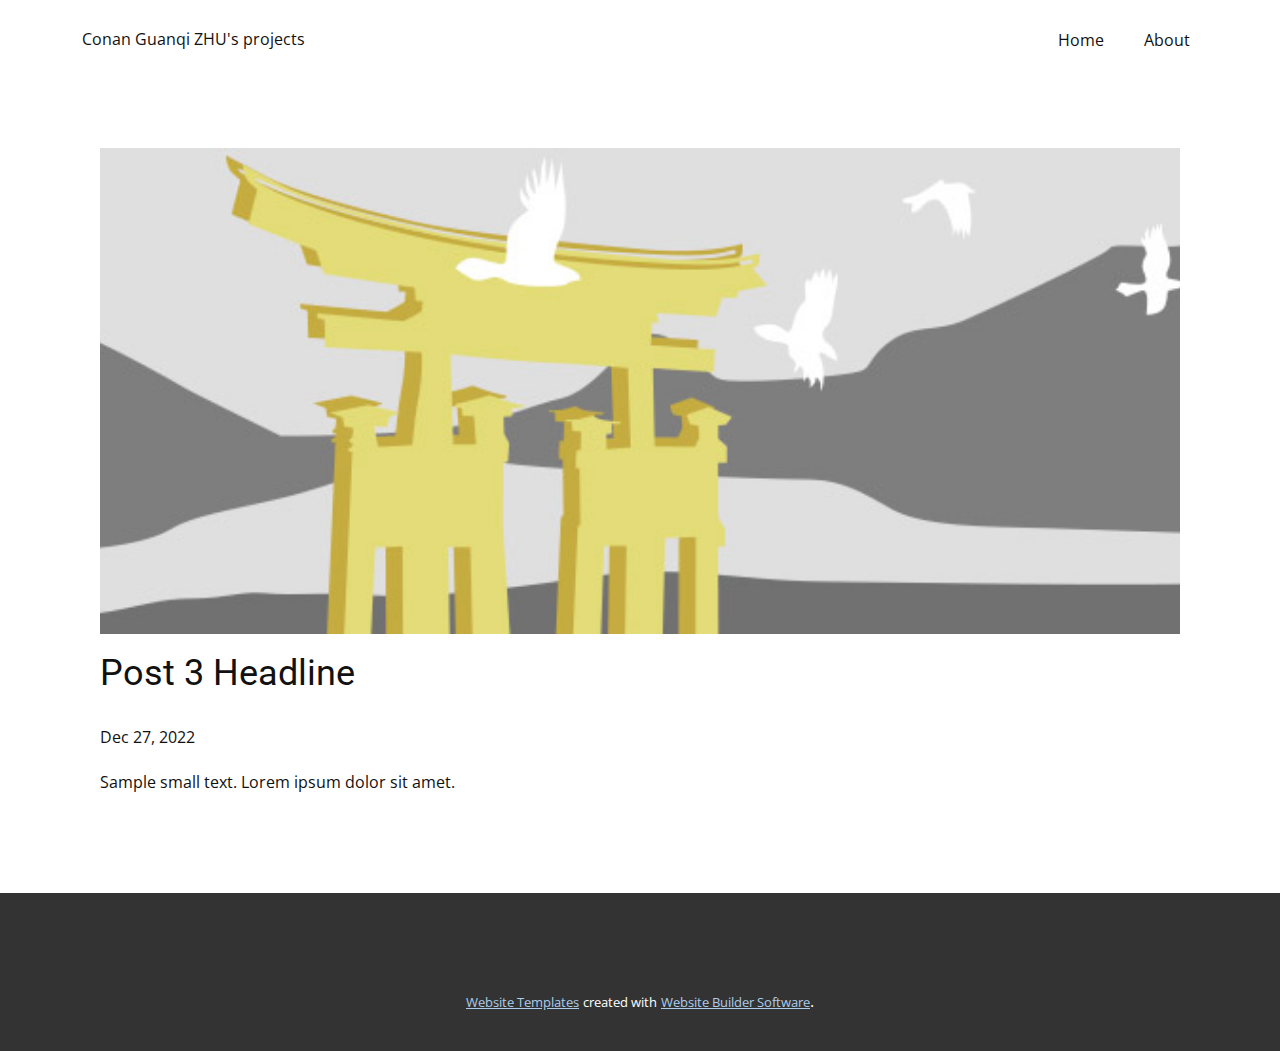
<file: blog/post-2.html>
<!DOCTYPE html>
<html style="font-size: 16px;" lang="en"><head>
    <meta name="viewport" content="width=device-width, initial-scale=1.0">
    <meta charset="utf-8">
    <meta name="keywords" content="Post 1 Headline">
    <meta name="description" content="">
    <title>Post 3 Headline</title>
    <link rel="stylesheet" href="../nicepage.css" media="screen">
<link rel="stylesheet" href="../Post-Template.css" media="screen">
    <script class="u-script" type="text/javascript" src="../jquery.js" defer=""></script>
    <script class="u-script" type="text/javascript" src="../nicepage.js" defer=""></script>
    <meta name="generator" content="Nicepage 5.2.4, nicepage.com">
    <link id="u-theme-google-font" rel="stylesheet" href="https://fonts.googleapis.com/css?family=Roboto:100,100i,300,300i,400,400i,500,500i,700,700i,900,900i|Open+Sans:300,300i,400,400i,500,500i,600,600i,700,700i,800,800i">
    
    
    <script type="application/ld+json">{
		"@context": "http://schema.org",
		"@type": "Organization",
		"name": "ArchiTech"
}</script>
    <meta name="theme-color" content="#478ac9">
  </head>
  <body class="u-body u-xl-mode" data-lang="en"><header class="u-clearfix u-header u-header" id="sec-3cb5"><div class="u-clearfix u-sheet u-sheet-1">
        <nav class="u-menu u-menu-one-level u-offcanvas u-menu-1">
          <div class="menu-collapse" style="font-size: 1rem; letter-spacing: 0px;">
            <a class="u-button-style u-custom-left-right-menu-spacing u-custom-padding-bottom u-custom-top-bottom-menu-spacing u-nav-link u-text-active-palette-1-base u-text-hover-palette-2-base" href="#">
              <svg class="u-svg-link" viewBox="0 0 24 24"><use xmlns:xlink="http://www.w3.org/1999/xlink" xlink:href="#menu-hamburger"></use></svg>
              <svg class="u-svg-content" version="1.1" id="menu-hamburger" viewBox="0 0 16 16" x="0px" y="0px" xmlns:xlink="http://www.w3.org/1999/xlink" xmlns="http://www.w3.org/2000/svg"><g><rect y="1" width="16" height="2"></rect><rect y="7" width="16" height="2"></rect><rect y="13" width="16" height="2"></rect>
</g></svg>
            </a>
          </div>
          <div class="u-custom-menu u-nav-container">
            <ul class="u-nav u-unstyled u-nav-1"><li class="u-nav-item"><a class="u-button-style u-nav-link u-text-active-palette-1-base u-text-hover-palette-2-base" href="../Home.html" style="padding: 10px 20px;">Home</a>
</li><li class="u-nav-item"><a class="u-button-style u-nav-link u-text-active-palette-1-base u-text-hover-palette-2-base" href="../about.html" style="padding: 10px 20px;">About</a>
</li></ul>
          </div>
          <div class="u-custom-menu u-nav-container-collapse">
            <div class="u-black u-container-style u-inner-container-layout u-opacity u-opacity-95 u-sidenav">
              <div class="u-inner-container-layout u-sidenav-overflow">
                <div class="u-menu-close"></div>
                <ul class="u-align-center u-nav u-popupmenu-items u-unstyled u-nav-2"><li class="u-nav-item"><a class="u-button-style u-nav-link" href="../Home.html">Home</a>
</li><li class="u-nav-item"><a class="u-button-style u-nav-link" href="../about.html">About</a>
</li></ul>
              </div>
            </div>
            <div class="u-black u-menu-overlay u-opacity u-opacity-70"></div>
          </div>
        </nav>
        <p class="u-text u-text-default u-text-1">Conan Guanqi ZHU's projects</p>
      </div></header>
    <section class="u-align-center u-clearfix u-section-1" id="sec-28e2">
      <div class="u-clearfix u-sheet u-valign-middle-md u-valign-middle-sm u-valign-middle-xs u-sheet-1"><!--post_details--><!--post_details_options_json--><!--{"source":""}--><!--/post_details_options_json--><!--blog_post-->
        <div class="u-container-style u-expanded-width u-post-details u-post-details-1">
          <div class="u-container-layout u-valign-middle u-container-layout-1"><!--blog_post_image-->
            <img alt="" class="u-blog-control u-expanded-width u-image u-image-default u-image-1" src="../images/8ad73f3c.jpeg"><!--/blog_post_image--><!--blog_post_header-->
            <h2 class="u-blog-control u-text u-text-1">Post 3 Headline</h2><!--/blog_post_header--><!--blog_post_metadata-->
            <div class="u-blog-control u-metadata u-metadata-1"><!--blog_post_metadata_date-->
              <span class="u-meta-date u-meta-icon">Dec 27, 2022</span><!--/blog_post_metadata_date--><!--blog_post_metadata_category-->
              <!--/blog_post_metadata_category--><!--blog_post_metadata_comments-->
              <!--/blog_post_metadata_comments-->
            </div><!--/blog_post_metadata--><!--blog_post_content-->
            <div class="u-align-justify u-blog-control u-post-content u-text u-text-2 fr-view">
  Sample small text. Lorem ipsum dolor sit amet.
  </div><!--/blog_post_content-->
          </div>
        </div><!--/blog_post--><!--/post_details-->
      </div>
    </section>
    
    
    <footer class="u-align-center u-clearfix u-footer u-grey-80 u-footer" id="sec-a0e1"><div class="u-clearfix u-sheet u-sheet-1"></div></footer>
    <section class="u-backlink u-clearfix u-grey-80">
      <a class="u-link" href="https://nicepage.com/website-templates" target="_blank">
        <span>Website Templates</span>
      </a>
      <p class="u-text">
        <span>created with</span>
      </p>
      <a class="u-link" href="" target="_blank">
        <span>Website Builder Software</span>
      </a>. 
    </section>
  
</body></html>
</file>
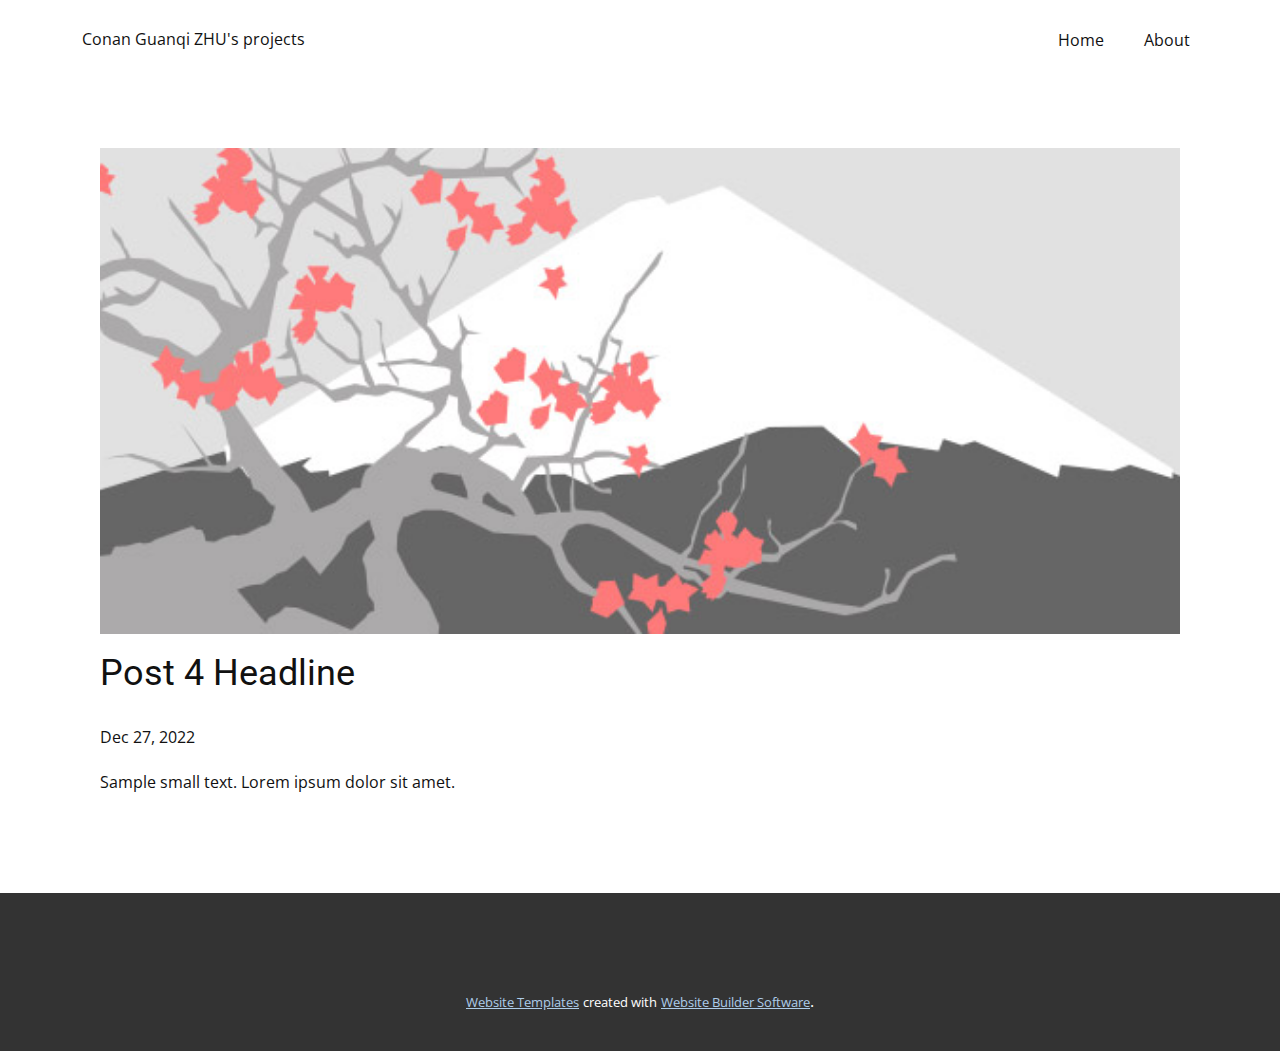
<file: blog/post-3.html>
<!DOCTYPE html>
<html style="font-size: 16px;" lang="en"><head>
    <meta name="viewport" content="width=device-width, initial-scale=1.0">
    <meta charset="utf-8">
    <meta name="keywords" content="Post 1 Headline">
    <meta name="description" content="">
    <title>Post 4 Headline</title>
    <link rel="stylesheet" href="../nicepage.css" media="screen">
<link rel="stylesheet" href="../Post-Template.css" media="screen">
    <script class="u-script" type="text/javascript" src="../jquery.js" defer=""></script>
    <script class="u-script" type="text/javascript" src="../nicepage.js" defer=""></script>
    <meta name="generator" content="Nicepage 5.2.4, nicepage.com">
    <link id="u-theme-google-font" rel="stylesheet" href="https://fonts.googleapis.com/css?family=Roboto:100,100i,300,300i,400,400i,500,500i,700,700i,900,900i|Open+Sans:300,300i,400,400i,500,500i,600,600i,700,700i,800,800i">
    
    
    <script type="application/ld+json">{
		"@context": "http://schema.org",
		"@type": "Organization",
		"name": "ArchiTech"
}</script>
    <meta name="theme-color" content="#478ac9">
  </head>
  <body class="u-body u-xl-mode" data-lang="en"><header class="u-clearfix u-header u-header" id="sec-3cb5"><div class="u-clearfix u-sheet u-sheet-1">
        <nav class="u-menu u-menu-one-level u-offcanvas u-menu-1">
          <div class="menu-collapse" style="font-size: 1rem; letter-spacing: 0px;">
            <a class="u-button-style u-custom-left-right-menu-spacing u-custom-padding-bottom u-custom-top-bottom-menu-spacing u-nav-link u-text-active-palette-1-base u-text-hover-palette-2-base" href="#">
              <svg class="u-svg-link" viewBox="0 0 24 24"><use xmlns:xlink="http://www.w3.org/1999/xlink" xlink:href="#menu-hamburger"></use></svg>
              <svg class="u-svg-content" version="1.1" id="menu-hamburger" viewBox="0 0 16 16" x="0px" y="0px" xmlns:xlink="http://www.w3.org/1999/xlink" xmlns="http://www.w3.org/2000/svg"><g><rect y="1" width="16" height="2"></rect><rect y="7" width="16" height="2"></rect><rect y="13" width="16" height="2"></rect>
</g></svg>
            </a>
          </div>
          <div class="u-custom-menu u-nav-container">
            <ul class="u-nav u-unstyled u-nav-1"><li class="u-nav-item"><a class="u-button-style u-nav-link u-text-active-palette-1-base u-text-hover-palette-2-base" href="../Home.html" style="padding: 10px 20px;">Home</a>
</li><li class="u-nav-item"><a class="u-button-style u-nav-link u-text-active-palette-1-base u-text-hover-palette-2-base" href="../about.html" style="padding: 10px 20px;">About</a>
</li></ul>
          </div>
          <div class="u-custom-menu u-nav-container-collapse">
            <div class="u-black u-container-style u-inner-container-layout u-opacity u-opacity-95 u-sidenav">
              <div class="u-inner-container-layout u-sidenav-overflow">
                <div class="u-menu-close"></div>
                <ul class="u-align-center u-nav u-popupmenu-items u-unstyled u-nav-2"><li class="u-nav-item"><a class="u-button-style u-nav-link" href="../Home.html">Home</a>
</li><li class="u-nav-item"><a class="u-button-style u-nav-link" href="../about.html">About</a>
</li></ul>
              </div>
            </div>
            <div class="u-black u-menu-overlay u-opacity u-opacity-70"></div>
          </div>
        </nav>
        <p class="u-text u-text-default u-text-1">Conan Guanqi ZHU's projects</p>
      </div></header>
    <section class="u-align-center u-clearfix u-section-1" id="sec-28e2">
      <div class="u-clearfix u-sheet u-valign-middle-md u-valign-middle-sm u-valign-middle-xs u-sheet-1"><!--post_details--><!--post_details_options_json--><!--{"source":""}--><!--/post_details_options_json--><!--blog_post-->
        <div class="u-container-style u-expanded-width u-post-details u-post-details-1">
          <div class="u-container-layout u-valign-middle u-container-layout-1"><!--blog_post_image-->
            <img alt="" class="u-blog-control u-expanded-width u-image u-image-default u-image-1" src="../images/0fd3416c.jpeg"><!--/blog_post_image--><!--blog_post_header-->
            <h2 class="u-blog-control u-text u-text-1">Post 4 Headline</h2><!--/blog_post_header--><!--blog_post_metadata-->
            <div class="u-blog-control u-metadata u-metadata-1"><!--blog_post_metadata_date-->
              <span class="u-meta-date u-meta-icon">Dec 27, 2022</span><!--/blog_post_metadata_date--><!--blog_post_metadata_category-->
              <!--/blog_post_metadata_category--><!--blog_post_metadata_comments-->
              <!--/blog_post_metadata_comments-->
            </div><!--/blog_post_metadata--><!--blog_post_content-->
            <div class="u-align-justify u-blog-control u-post-content u-text u-text-2 fr-view">
  Sample small text. Lorem ipsum dolor sit amet.
  </div><!--/blog_post_content-->
          </div>
        </div><!--/blog_post--><!--/post_details-->
      </div>
    </section>
    
    
    <footer class="u-align-center u-clearfix u-footer u-grey-80 u-footer" id="sec-a0e1"><div class="u-clearfix u-sheet u-sheet-1"></div></footer>
    <section class="u-backlink u-clearfix u-grey-80">
      <a class="u-link" href="https://nicepage.com/website-templates" target="_blank">
        <span>Website Templates</span>
      </a>
      <p class="u-text">
        <span>created with</span>
      </p>
      <a class="u-link" href="" target="_blank">
        <span>Website Builder Software</span>
      </a>. 
    </section>
  
</body></html>
</file>
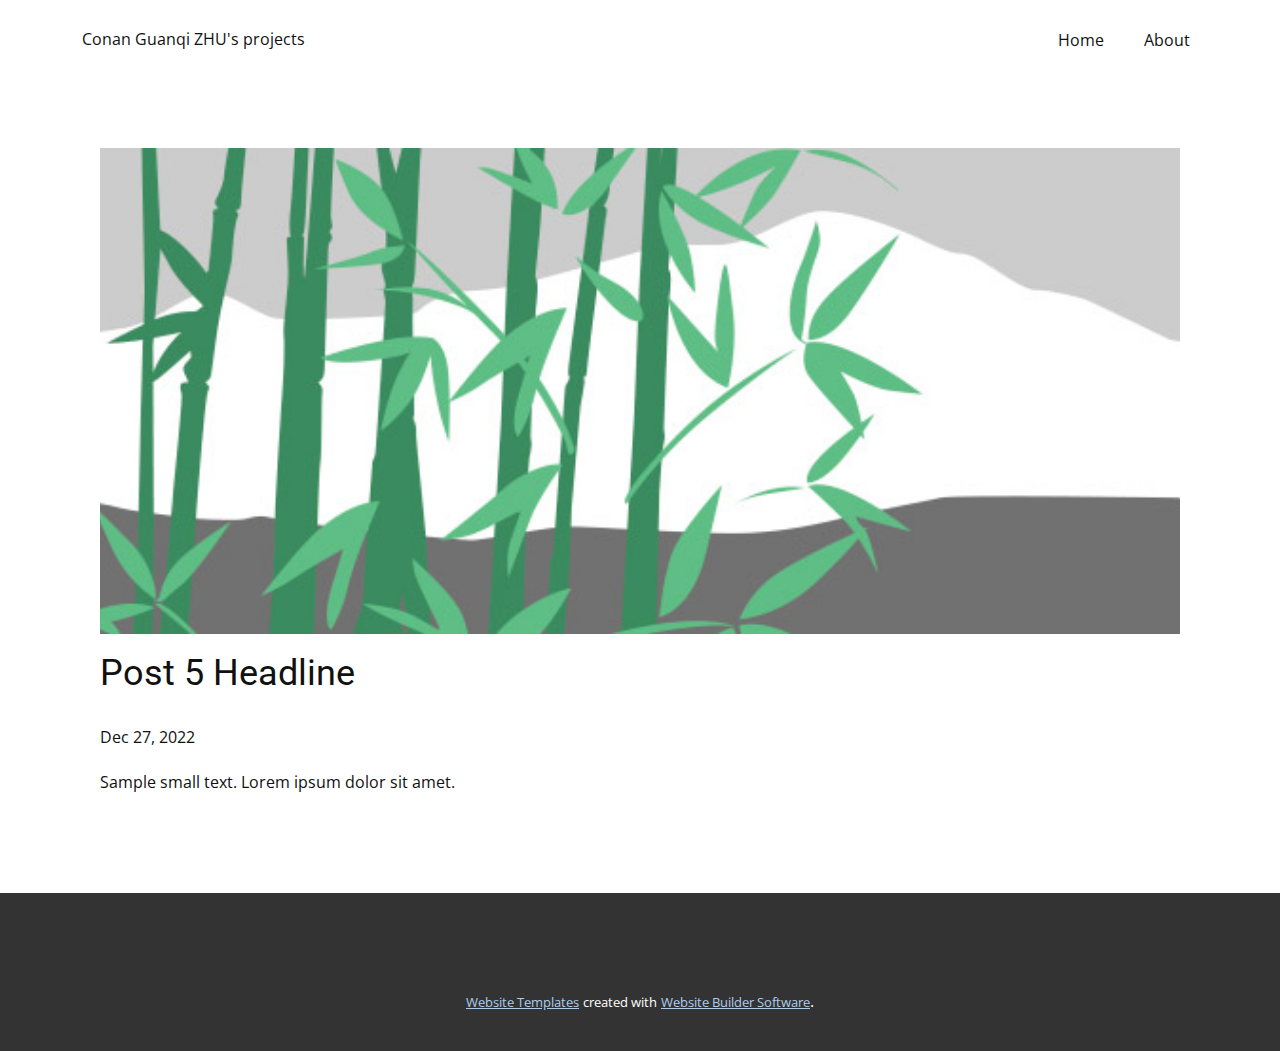
<file: blog/post-4.html>
<!DOCTYPE html>
<html style="font-size: 16px;" lang="en"><head>
    <meta name="viewport" content="width=device-width, initial-scale=1.0">
    <meta charset="utf-8">
    <meta name="keywords" content="Post 1 Headline">
    <meta name="description" content="">
    <title>Post 5 Headline</title>
    <link rel="stylesheet" href="../nicepage.css" media="screen">
<link rel="stylesheet" href="../Post-Template.css" media="screen">
    <script class="u-script" type="text/javascript" src="../jquery.js" defer=""></script>
    <script class="u-script" type="text/javascript" src="../nicepage.js" defer=""></script>
    <meta name="generator" content="Nicepage 5.2.4, nicepage.com">
    <link id="u-theme-google-font" rel="stylesheet" href="https://fonts.googleapis.com/css?family=Roboto:100,100i,300,300i,400,400i,500,500i,700,700i,900,900i|Open+Sans:300,300i,400,400i,500,500i,600,600i,700,700i,800,800i">
    
    
    <script type="application/ld+json">{
		"@context": "http://schema.org",
		"@type": "Organization",
		"name": "ArchiTech"
}</script>
    <meta name="theme-color" content="#478ac9">
  </head>
  <body class="u-body u-xl-mode" data-lang="en"><header class="u-clearfix u-header u-header" id="sec-3cb5"><div class="u-clearfix u-sheet u-sheet-1">
        <nav class="u-menu u-menu-one-level u-offcanvas u-menu-1">
          <div class="menu-collapse" style="font-size: 1rem; letter-spacing: 0px;">
            <a class="u-button-style u-custom-left-right-menu-spacing u-custom-padding-bottom u-custom-top-bottom-menu-spacing u-nav-link u-text-active-palette-1-base u-text-hover-palette-2-base" href="#">
              <svg class="u-svg-link" viewBox="0 0 24 24"><use xmlns:xlink="http://www.w3.org/1999/xlink" xlink:href="#menu-hamburger"></use></svg>
              <svg class="u-svg-content" version="1.1" id="menu-hamburger" viewBox="0 0 16 16" x="0px" y="0px" xmlns:xlink="http://www.w3.org/1999/xlink" xmlns="http://www.w3.org/2000/svg"><g><rect y="1" width="16" height="2"></rect><rect y="7" width="16" height="2"></rect><rect y="13" width="16" height="2"></rect>
</g></svg>
            </a>
          </div>
          <div class="u-custom-menu u-nav-container">
            <ul class="u-nav u-unstyled u-nav-1"><li class="u-nav-item"><a class="u-button-style u-nav-link u-text-active-palette-1-base u-text-hover-palette-2-base" href="../Home.html" style="padding: 10px 20px;">Home</a>
</li><li class="u-nav-item"><a class="u-button-style u-nav-link u-text-active-palette-1-base u-text-hover-palette-2-base" href="../about.html" style="padding: 10px 20px;">About</a>
</li></ul>
          </div>
          <div class="u-custom-menu u-nav-container-collapse">
            <div class="u-black u-container-style u-inner-container-layout u-opacity u-opacity-95 u-sidenav">
              <div class="u-inner-container-layout u-sidenav-overflow">
                <div class="u-menu-close"></div>
                <ul class="u-align-center u-nav u-popupmenu-items u-unstyled u-nav-2"><li class="u-nav-item"><a class="u-button-style u-nav-link" href="../Home.html">Home</a>
</li><li class="u-nav-item"><a class="u-button-style u-nav-link" href="../about.html">About</a>
</li></ul>
              </div>
            </div>
            <div class="u-black u-menu-overlay u-opacity u-opacity-70"></div>
          </div>
        </nav>
        <p class="u-text u-text-default u-text-1">Conan Guanqi ZHU's projects</p>
      </div></header>
    <section class="u-align-center u-clearfix u-section-1" id="sec-28e2">
      <div class="u-clearfix u-sheet u-valign-middle-md u-valign-middle-sm u-valign-middle-xs u-sheet-1"><!--post_details--><!--post_details_options_json--><!--{"source":""}--><!--/post_details_options_json--><!--blog_post-->
        <div class="u-container-style u-expanded-width u-post-details u-post-details-1">
          <div class="u-container-layout u-valign-middle u-container-layout-1"><!--blog_post_image-->
            <img alt="" class="u-blog-control u-expanded-width u-image u-image-default u-image-1" src="../images/68f64b9d.jpeg"><!--/blog_post_image--><!--blog_post_header-->
            <h2 class="u-blog-control u-text u-text-1">Post 5 Headline</h2><!--/blog_post_header--><!--blog_post_metadata-->
            <div class="u-blog-control u-metadata u-metadata-1"><!--blog_post_metadata_date-->
              <span class="u-meta-date u-meta-icon">Dec 27, 2022</span><!--/blog_post_metadata_date--><!--blog_post_metadata_category-->
              <!--/blog_post_metadata_category--><!--blog_post_metadata_comments-->
              <!--/blog_post_metadata_comments-->
            </div><!--/blog_post_metadata--><!--blog_post_content-->
            <div class="u-align-justify u-blog-control u-post-content u-text u-text-2 fr-view">
  Sample small text. Lorem ipsum dolor sit amet.
  </div><!--/blog_post_content-->
          </div>
        </div><!--/blog_post--><!--/post_details-->
      </div>
    </section>
    
    
    <footer class="u-align-center u-clearfix u-footer u-grey-80 u-footer" id="sec-a0e1"><div class="u-clearfix u-sheet u-sheet-1"></div></footer>
    <section class="u-backlink u-clearfix u-grey-80">
      <a class="u-link" href="https://nicepage.com/website-templates" target="_blank">
        <span>Website Templates</span>
      </a>
      <p class="u-text">
        <span>created with</span>
      </p>
      <a class="u-link" href="" target="_blank">
        <span>Website Builder Software</span>
      </a>. 
    </section>
  
</body></html>
</file>
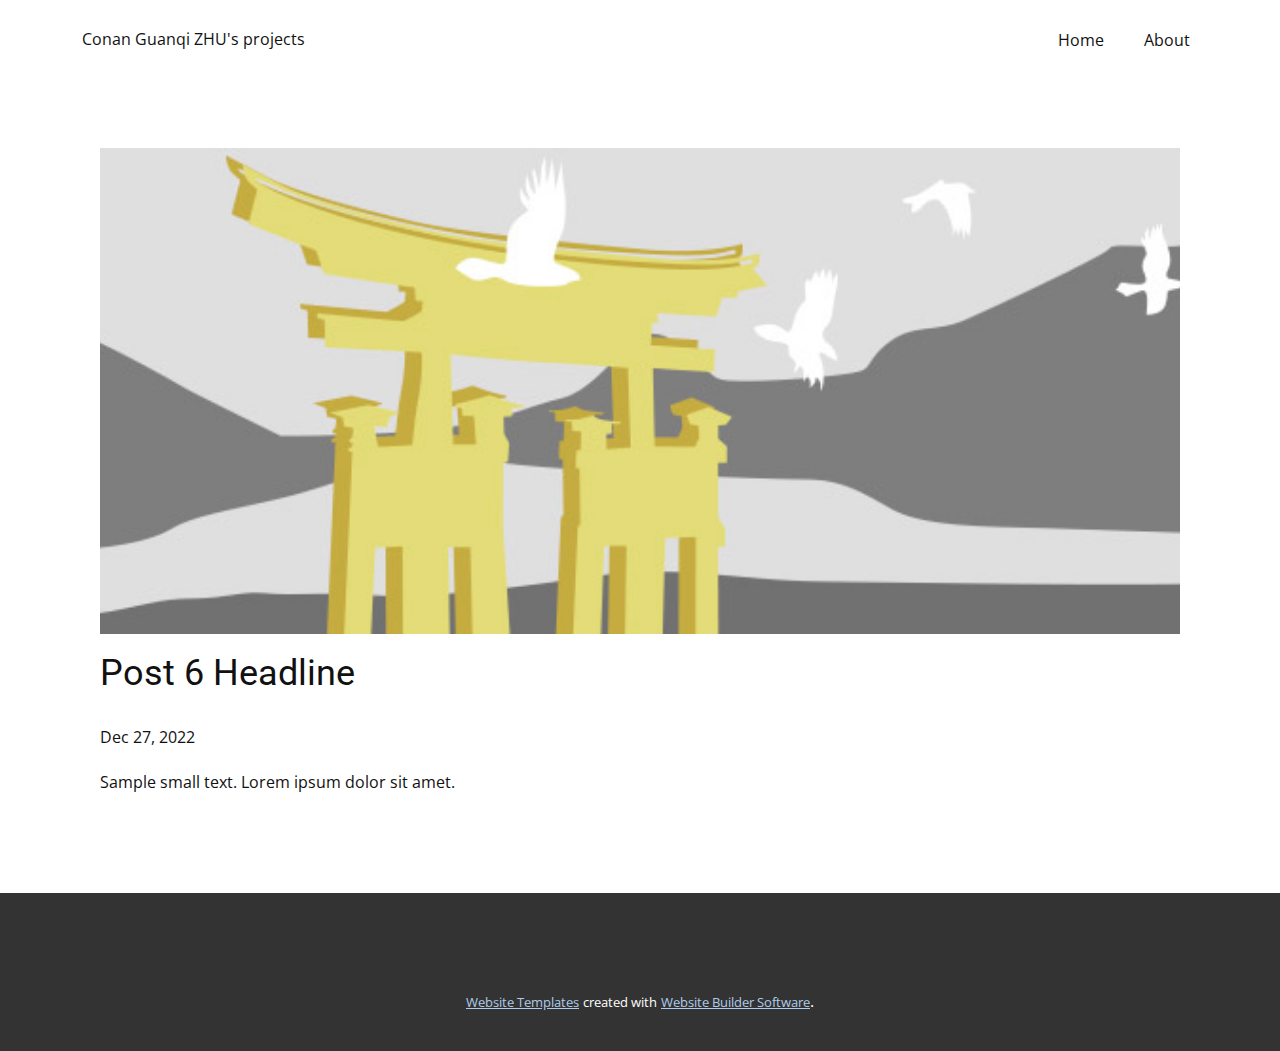
<file: blog/post-5.html>
<!DOCTYPE html>
<html style="font-size: 16px;" lang="en"><head>
    <meta name="viewport" content="width=device-width, initial-scale=1.0">
    <meta charset="utf-8">
    <meta name="keywords" content="Post 1 Headline">
    <meta name="description" content="">
    <title>Post 6 Headline</title>
    <link rel="stylesheet" href="../nicepage.css" media="screen">
<link rel="stylesheet" href="../Post-Template.css" media="screen">
    <script class="u-script" type="text/javascript" src="../jquery.js" defer=""></script>
    <script class="u-script" type="text/javascript" src="../nicepage.js" defer=""></script>
    <meta name="generator" content="Nicepage 5.2.4, nicepage.com">
    <link id="u-theme-google-font" rel="stylesheet" href="https://fonts.googleapis.com/css?family=Roboto:100,100i,300,300i,400,400i,500,500i,700,700i,900,900i|Open+Sans:300,300i,400,400i,500,500i,600,600i,700,700i,800,800i">
    
    
    <script type="application/ld+json">{
		"@context": "http://schema.org",
		"@type": "Organization",
		"name": "ArchiTech"
}</script>
    <meta name="theme-color" content="#478ac9">
  </head>
  <body class="u-body u-xl-mode" data-lang="en"><header class="u-clearfix u-header u-header" id="sec-3cb5"><div class="u-clearfix u-sheet u-sheet-1">
        <nav class="u-menu u-menu-one-level u-offcanvas u-menu-1">
          <div class="menu-collapse" style="font-size: 1rem; letter-spacing: 0px;">
            <a class="u-button-style u-custom-left-right-menu-spacing u-custom-padding-bottom u-custom-top-bottom-menu-spacing u-nav-link u-text-active-palette-1-base u-text-hover-palette-2-base" href="#">
              <svg class="u-svg-link" viewBox="0 0 24 24"><use xmlns:xlink="http://www.w3.org/1999/xlink" xlink:href="#menu-hamburger"></use></svg>
              <svg class="u-svg-content" version="1.1" id="menu-hamburger" viewBox="0 0 16 16" x="0px" y="0px" xmlns:xlink="http://www.w3.org/1999/xlink" xmlns="http://www.w3.org/2000/svg"><g><rect y="1" width="16" height="2"></rect><rect y="7" width="16" height="2"></rect><rect y="13" width="16" height="2"></rect>
</g></svg>
            </a>
          </div>
          <div class="u-custom-menu u-nav-container">
            <ul class="u-nav u-unstyled u-nav-1"><li class="u-nav-item"><a class="u-button-style u-nav-link u-text-active-palette-1-base u-text-hover-palette-2-base" href="../Home.html" style="padding: 10px 20px;">Home</a>
</li><li class="u-nav-item"><a class="u-button-style u-nav-link u-text-active-palette-1-base u-text-hover-palette-2-base" href="../about.html" style="padding: 10px 20px;">About</a>
</li></ul>
          </div>
          <div class="u-custom-menu u-nav-container-collapse">
            <div class="u-black u-container-style u-inner-container-layout u-opacity u-opacity-95 u-sidenav">
              <div class="u-inner-container-layout u-sidenav-overflow">
                <div class="u-menu-close"></div>
                <ul class="u-align-center u-nav u-popupmenu-items u-unstyled u-nav-2"><li class="u-nav-item"><a class="u-button-style u-nav-link" href="../Home.html">Home</a>
</li><li class="u-nav-item"><a class="u-button-style u-nav-link" href="../about.html">About</a>
</li></ul>
              </div>
            </div>
            <div class="u-black u-menu-overlay u-opacity u-opacity-70"></div>
          </div>
        </nav>
        <p class="u-text u-text-default u-text-1">Conan Guanqi ZHU's projects</p>
      </div></header>
    <section class="u-align-center u-clearfix u-section-1" id="sec-28e2">
      <div class="u-clearfix u-sheet u-valign-middle-md u-valign-middle-sm u-valign-middle-xs u-sheet-1"><!--post_details--><!--post_details_options_json--><!--{"source":""}--><!--/post_details_options_json--><!--blog_post-->
        <div class="u-container-style u-expanded-width u-post-details u-post-details-1">
          <div class="u-container-layout u-valign-middle u-container-layout-1"><!--blog_post_image-->
            <img alt="" class="u-blog-control u-expanded-width u-image u-image-default u-image-1" src="../images/8ad73f3c.jpeg"><!--/blog_post_image--><!--blog_post_header-->
            <h2 class="u-blog-control u-text u-text-1">Post 6 Headline</h2><!--/blog_post_header--><!--blog_post_metadata-->
            <div class="u-blog-control u-metadata u-metadata-1"><!--blog_post_metadata_date-->
              <span class="u-meta-date u-meta-icon">Dec 27, 2022</span><!--/blog_post_metadata_date--><!--blog_post_metadata_category-->
              <!--/blog_post_metadata_category--><!--blog_post_metadata_comments-->
              <!--/blog_post_metadata_comments-->
            </div><!--/blog_post_metadata--><!--blog_post_content-->
            <div class="u-align-justify u-blog-control u-post-content u-text u-text-2 fr-view">
  Sample small text. Lorem ipsum dolor sit amet.
  </div><!--/blog_post_content-->
          </div>
        </div><!--/blog_post--><!--/post_details-->
      </div>
    </section>
    
    
    <footer class="u-align-center u-clearfix u-footer u-grey-80 u-footer" id="sec-a0e1"><div class="u-clearfix u-sheet u-sheet-1"></div></footer>
    <section class="u-backlink u-clearfix u-grey-80">
      <a class="u-link" href="https://nicepage.com/website-templates" target="_blank">
        <span>Website Templates</span>
      </a>
      <p class="u-text">
        <span>created with</span>
      </p>
      <a class="u-link" href="" target="_blank">
        <span>Website Builder Software</span>
      </a>. 
    </section>
  
</body></html>
</file>
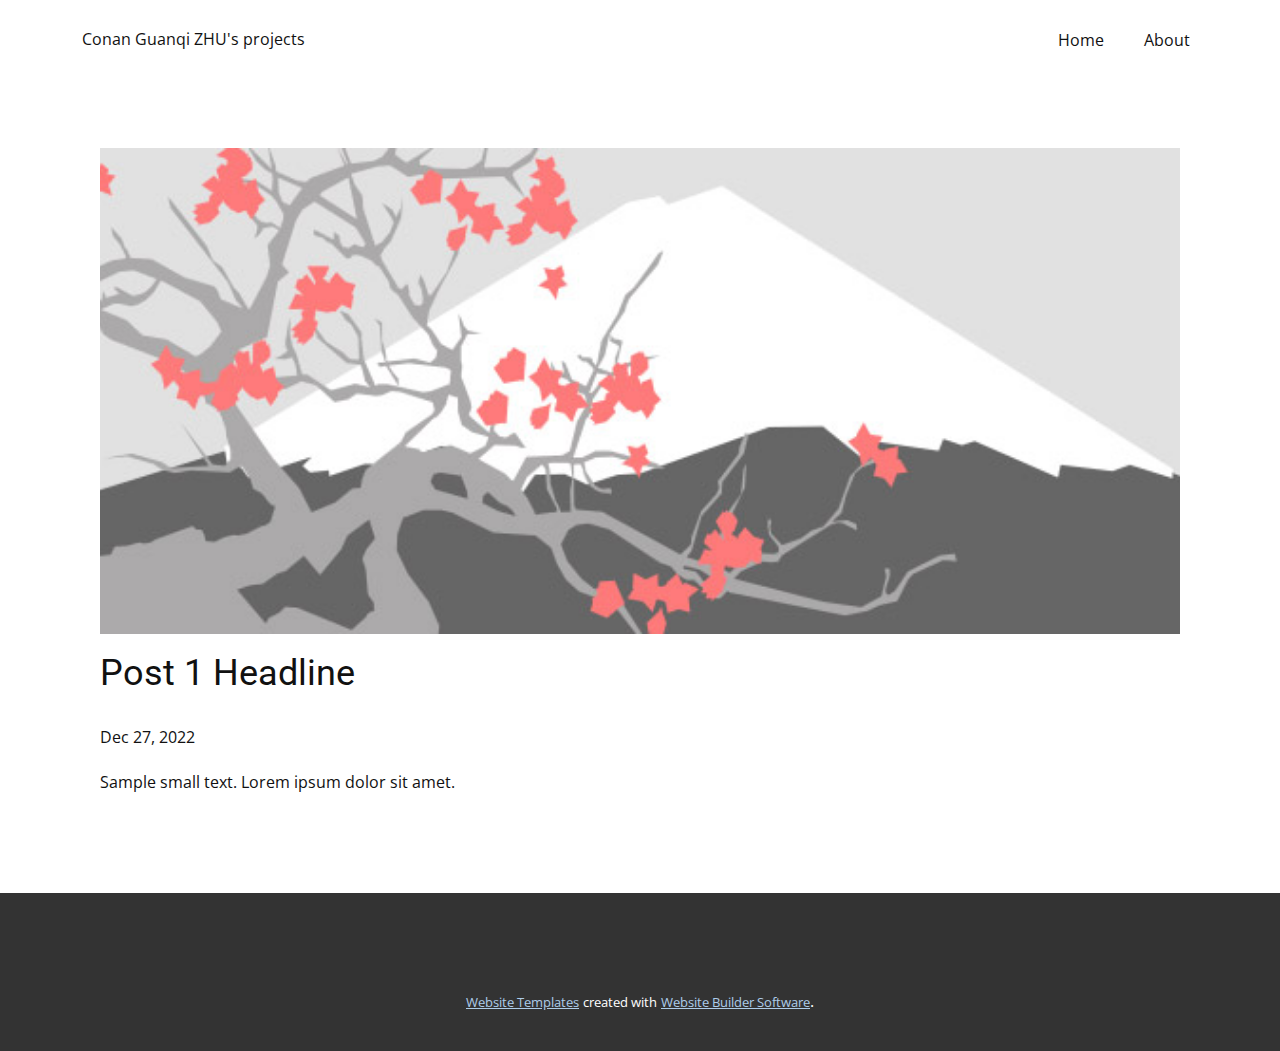
<file: blog/post.html>
<!DOCTYPE html>
<html style="font-size: 16px;" lang="en"><head>
    <meta name="viewport" content="width=device-width, initial-scale=1.0">
    <meta charset="utf-8">
    <meta name="keywords" content="Post 1 Headline">
    <meta name="description" content="">
    <title>Post 1 Headline</title>
    <link rel="stylesheet" href="../nicepage.css" media="screen">
<link rel="stylesheet" href="../Post-Template.css" media="screen">
    <script class="u-script" type="text/javascript" src="../jquery.js" defer=""></script>
    <script class="u-script" type="text/javascript" src="../nicepage.js" defer=""></script>
    <meta name="generator" content="Nicepage 5.2.4, nicepage.com">
    <link id="u-theme-google-font" rel="stylesheet" href="https://fonts.googleapis.com/css?family=Roboto:100,100i,300,300i,400,400i,500,500i,700,700i,900,900i|Open+Sans:300,300i,400,400i,500,500i,600,600i,700,700i,800,800i">
    
    
    <script type="application/ld+json">{
		"@context": "http://schema.org",
		"@type": "Organization",
		"name": "ArchiTech"
}</script>
    <meta name="theme-color" content="#478ac9">
  </head>
  <body class="u-body u-xl-mode" data-lang="en"><header class="u-clearfix u-header u-header" id="sec-3cb5"><div class="u-clearfix u-sheet u-sheet-1">
        <nav class="u-menu u-menu-one-level u-offcanvas u-menu-1">
          <div class="menu-collapse" style="font-size: 1rem; letter-spacing: 0px;">
            <a class="u-button-style u-custom-left-right-menu-spacing u-custom-padding-bottom u-custom-top-bottom-menu-spacing u-nav-link u-text-active-palette-1-base u-text-hover-palette-2-base" href="#">
              <svg class="u-svg-link" viewBox="0 0 24 24"><use xmlns:xlink="http://www.w3.org/1999/xlink" xlink:href="#menu-hamburger"></use></svg>
              <svg class="u-svg-content" version="1.1" id="menu-hamburger" viewBox="0 0 16 16" x="0px" y="0px" xmlns:xlink="http://www.w3.org/1999/xlink" xmlns="http://www.w3.org/2000/svg"><g><rect y="1" width="16" height="2"></rect><rect y="7" width="16" height="2"></rect><rect y="13" width="16" height="2"></rect>
</g></svg>
            </a>
          </div>
          <div class="u-custom-menu u-nav-container">
            <ul class="u-nav u-unstyled u-nav-1"><li class="u-nav-item"><a class="u-button-style u-nav-link u-text-active-palette-1-base u-text-hover-palette-2-base" href="../Home.html" style="padding: 10px 20px;">Home</a>
</li><li class="u-nav-item"><a class="u-button-style u-nav-link u-text-active-palette-1-base u-text-hover-palette-2-base" href="../about.html" style="padding: 10px 20px;">About</a>
</li></ul>
          </div>
          <div class="u-custom-menu u-nav-container-collapse">
            <div class="u-black u-container-style u-inner-container-layout u-opacity u-opacity-95 u-sidenav">
              <div class="u-inner-container-layout u-sidenav-overflow">
                <div class="u-menu-close"></div>
                <ul class="u-align-center u-nav u-popupmenu-items u-unstyled u-nav-2"><li class="u-nav-item"><a class="u-button-style u-nav-link" href="../Home.html">Home</a>
</li><li class="u-nav-item"><a class="u-button-style u-nav-link" href="../about.html">About</a>
</li></ul>
              </div>
            </div>
            <div class="u-black u-menu-overlay u-opacity u-opacity-70"></div>
          </div>
        </nav>
        <p class="u-text u-text-default u-text-1">Conan Guanqi ZHU's projects</p>
      </div></header>
    <section class="u-align-center u-clearfix u-section-1" id="sec-28e2">
      <div class="u-clearfix u-sheet u-valign-middle-md u-valign-middle-sm u-valign-middle-xs u-sheet-1"><!--post_details--><!--post_details_options_json--><!--{"source":""}--><!--/post_details_options_json--><!--blog_post-->
        <div class="u-container-style u-expanded-width u-post-details u-post-details-1">
          <div class="u-container-layout u-valign-middle u-container-layout-1"><!--blog_post_image-->
            <img alt="" class="u-blog-control u-expanded-width u-image u-image-default u-image-1" src="../images/0fd3416c.jpeg"><!--/blog_post_image--><!--blog_post_header-->
            <h2 class="u-blog-control u-text u-text-1">Post 1 Headline</h2><!--/blog_post_header--><!--blog_post_metadata-->
            <div class="u-blog-control u-metadata u-metadata-1"><!--blog_post_metadata_date-->
              <span class="u-meta-date u-meta-icon">Dec 27, 2022</span><!--/blog_post_metadata_date--><!--blog_post_metadata_category-->
              <!--/blog_post_metadata_category--><!--blog_post_metadata_comments-->
              <!--/blog_post_metadata_comments-->
            </div><!--/blog_post_metadata--><!--blog_post_content-->
            <div class="u-align-justify u-blog-control u-post-content u-text u-text-2 fr-view">
  Sample small text. Lorem ipsum dolor sit amet.
  </div><!--/blog_post_content-->
          </div>
        </div><!--/blog_post--><!--/post_details-->
      </div>
    </section>
    
    
    <footer class="u-align-center u-clearfix u-footer u-grey-80 u-footer" id="sec-a0e1"><div class="u-clearfix u-sheet u-sheet-1"></div></footer>
    <section class="u-backlink u-clearfix u-grey-80">
      <a class="u-link" href="https://nicepage.com/website-templates" target="_blank">
        <span>Website Templates</span>
      </a>
      <p class="u-text">
        <span>created with</span>
      </p>
      <a class="u-link" href="" target="_blank">
        <span>Website Builder Software</span>
      </a>. 
    </section>
  
</body></html>
</file>
